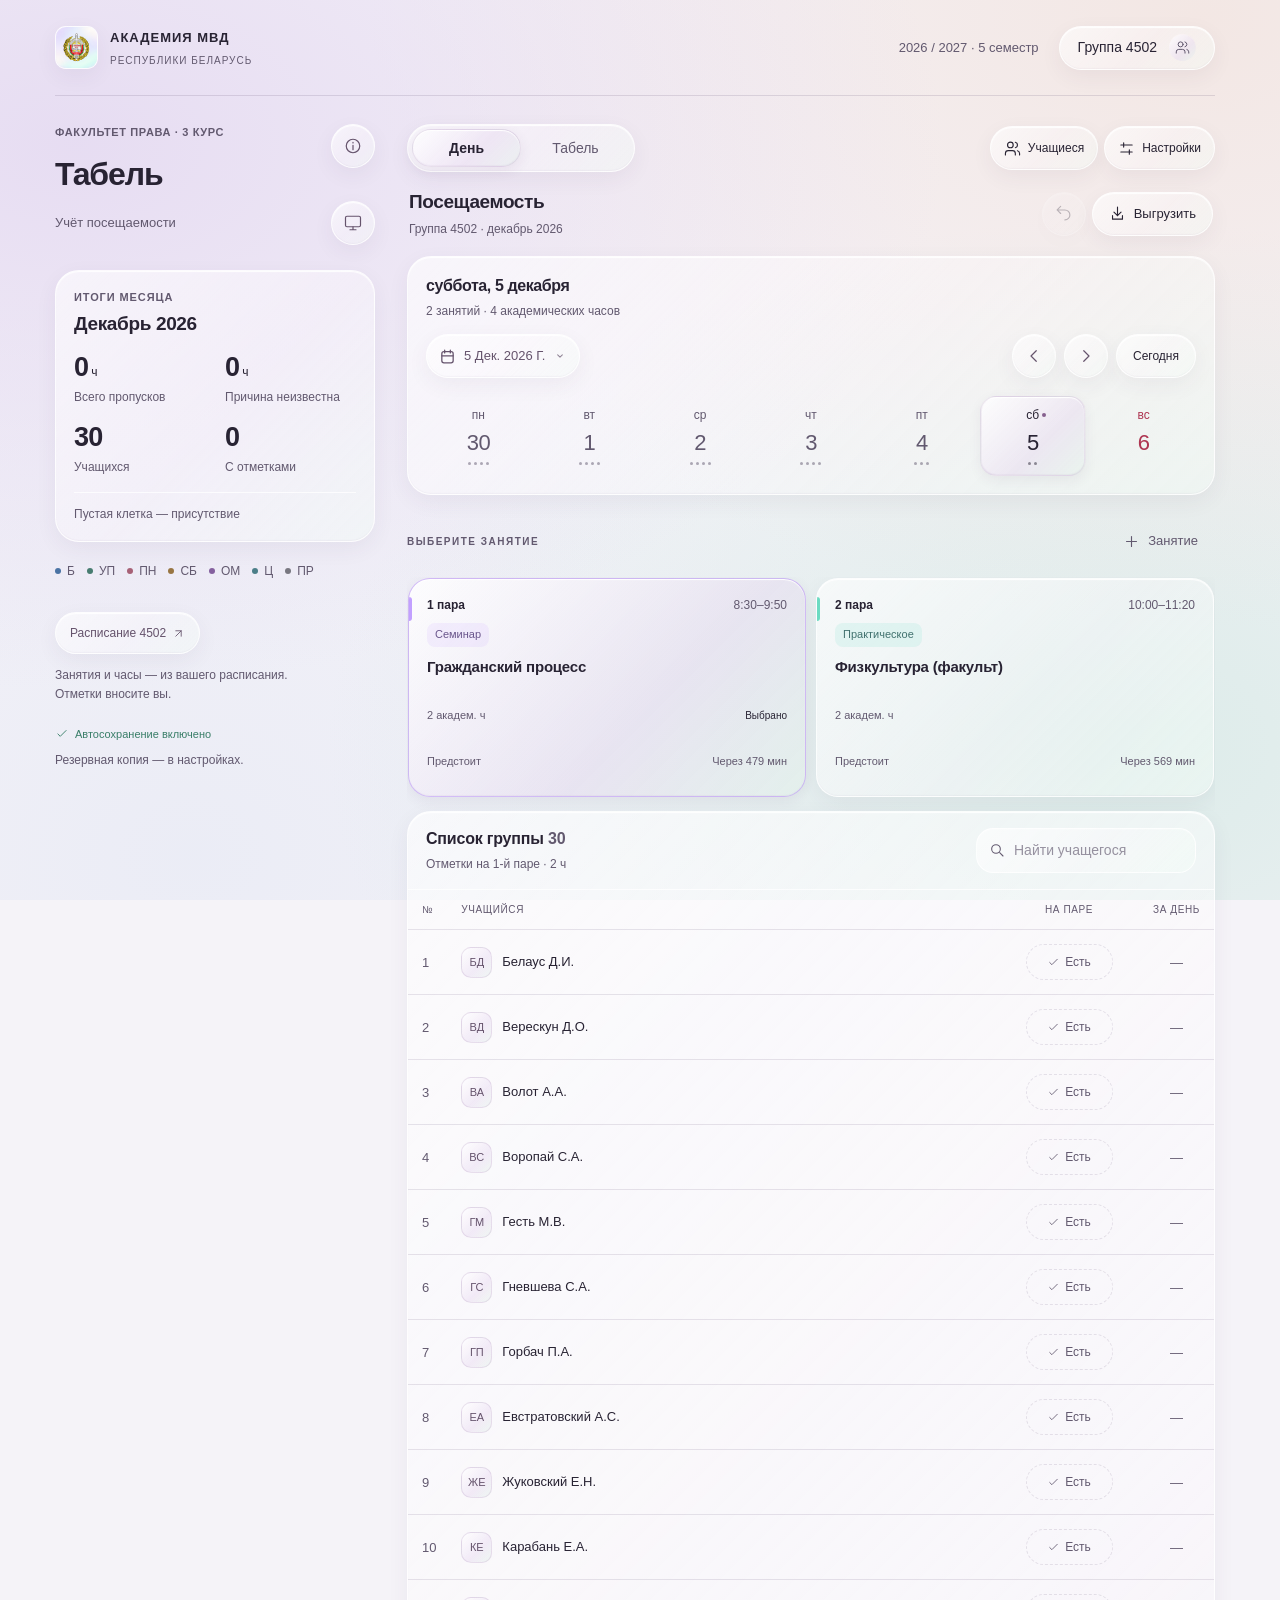
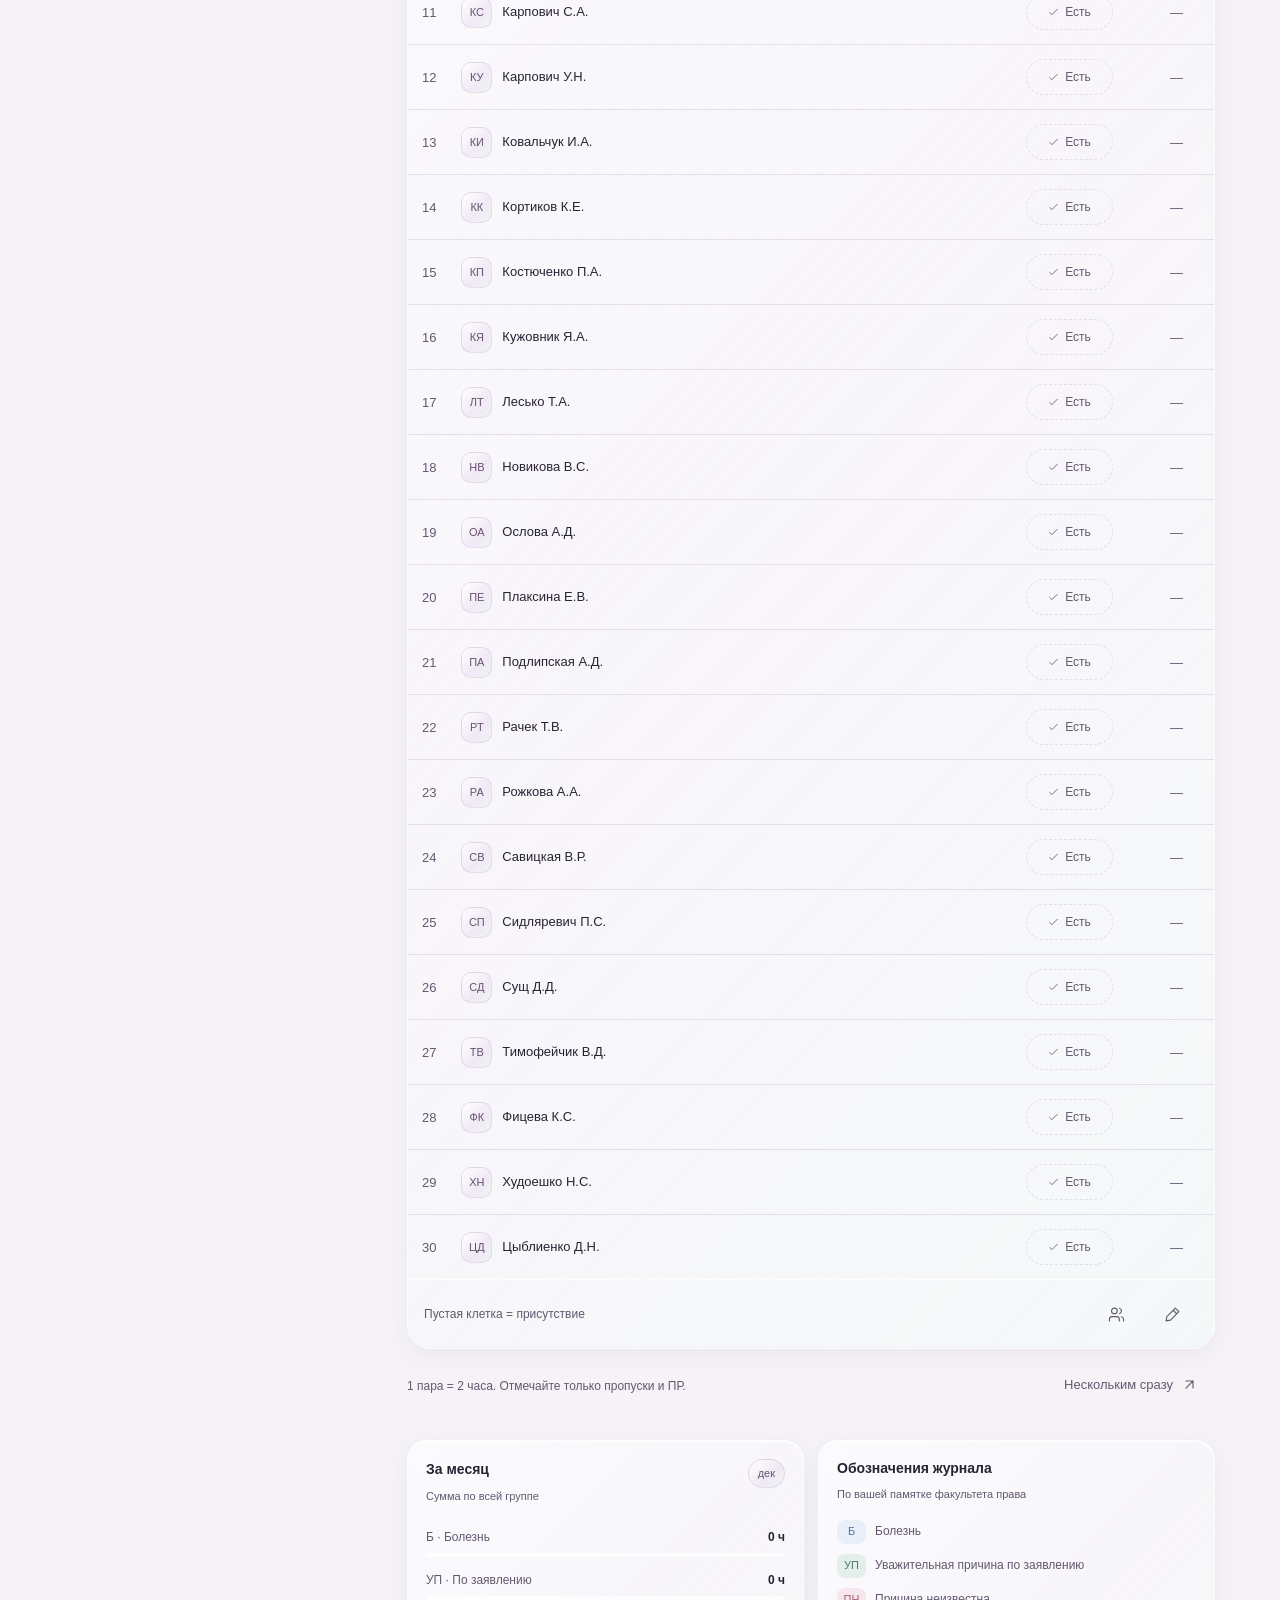
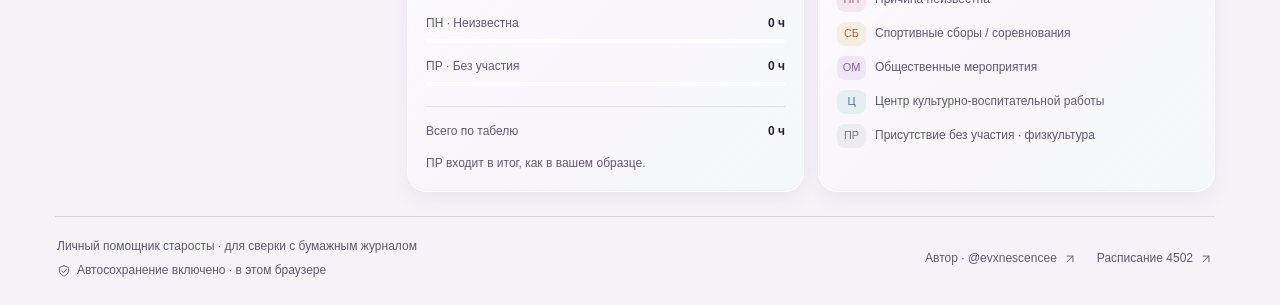
<file: index.html>
<!doctype html>
<html lang="ru">
<head>
  <meta charset="UTF-8"><meta name="viewport" content="width=device-width, initial-scale=1, viewport-fit=cover">
  <meta name="theme-color" content="#f5f3f8"><meta name="description" content="Личный табель старосты: учёт по парам, автоматические итоги и печать.">
  <title>Табель 4502 · Академия МВД</title>
  <link rel="icon" type="image/svg+xml" href="./icon.svg"><link rel="stylesheet" href="./style.css"><link rel="stylesheet" href="./glass.css?v=6">
  <script>try{let s=JSON.parse(localStorage.getItem('tabel-v1')||'null');let t=s?.theme||'system';document.documentElement.dataset.theme=t==='system'?(matchMedia('(prefers-color-scheme:dark)').matches?'dark':'light'):t;}catch{}</script>
</head>
<body><div class="ambient" aria-hidden="true"></div><div id="app"><div class="loading">Загружаем табель…</div></div>
<dialog id="modal"></dialog><div id="toast" class="toast" role="status" aria-live="polite"></div><input id="fileInput" type="file" accept=".json" hidden><input id="scheduleInput" type="file" accept=".json,.html" hidden>
<noscript><p style="padding:24px">Для работы табеля включите JavaScript в браузере.</p></noscript>
<script>
if(location.protocol==='file:'){
  document.querySelector('.loading').innerHTML='Табель нужно открыть по ссылке GitHub Pages.<br><br>Сначала загрузите файлы по инструкции: <a href="./INSTRUCTION.html">открыть инструкцию</a>.<br><br>Запуск двойным щелчком по index.html не поддерживается.';
}
</script>
<script type="module" src="./app.js?v=6"></script></body></html>
</file>
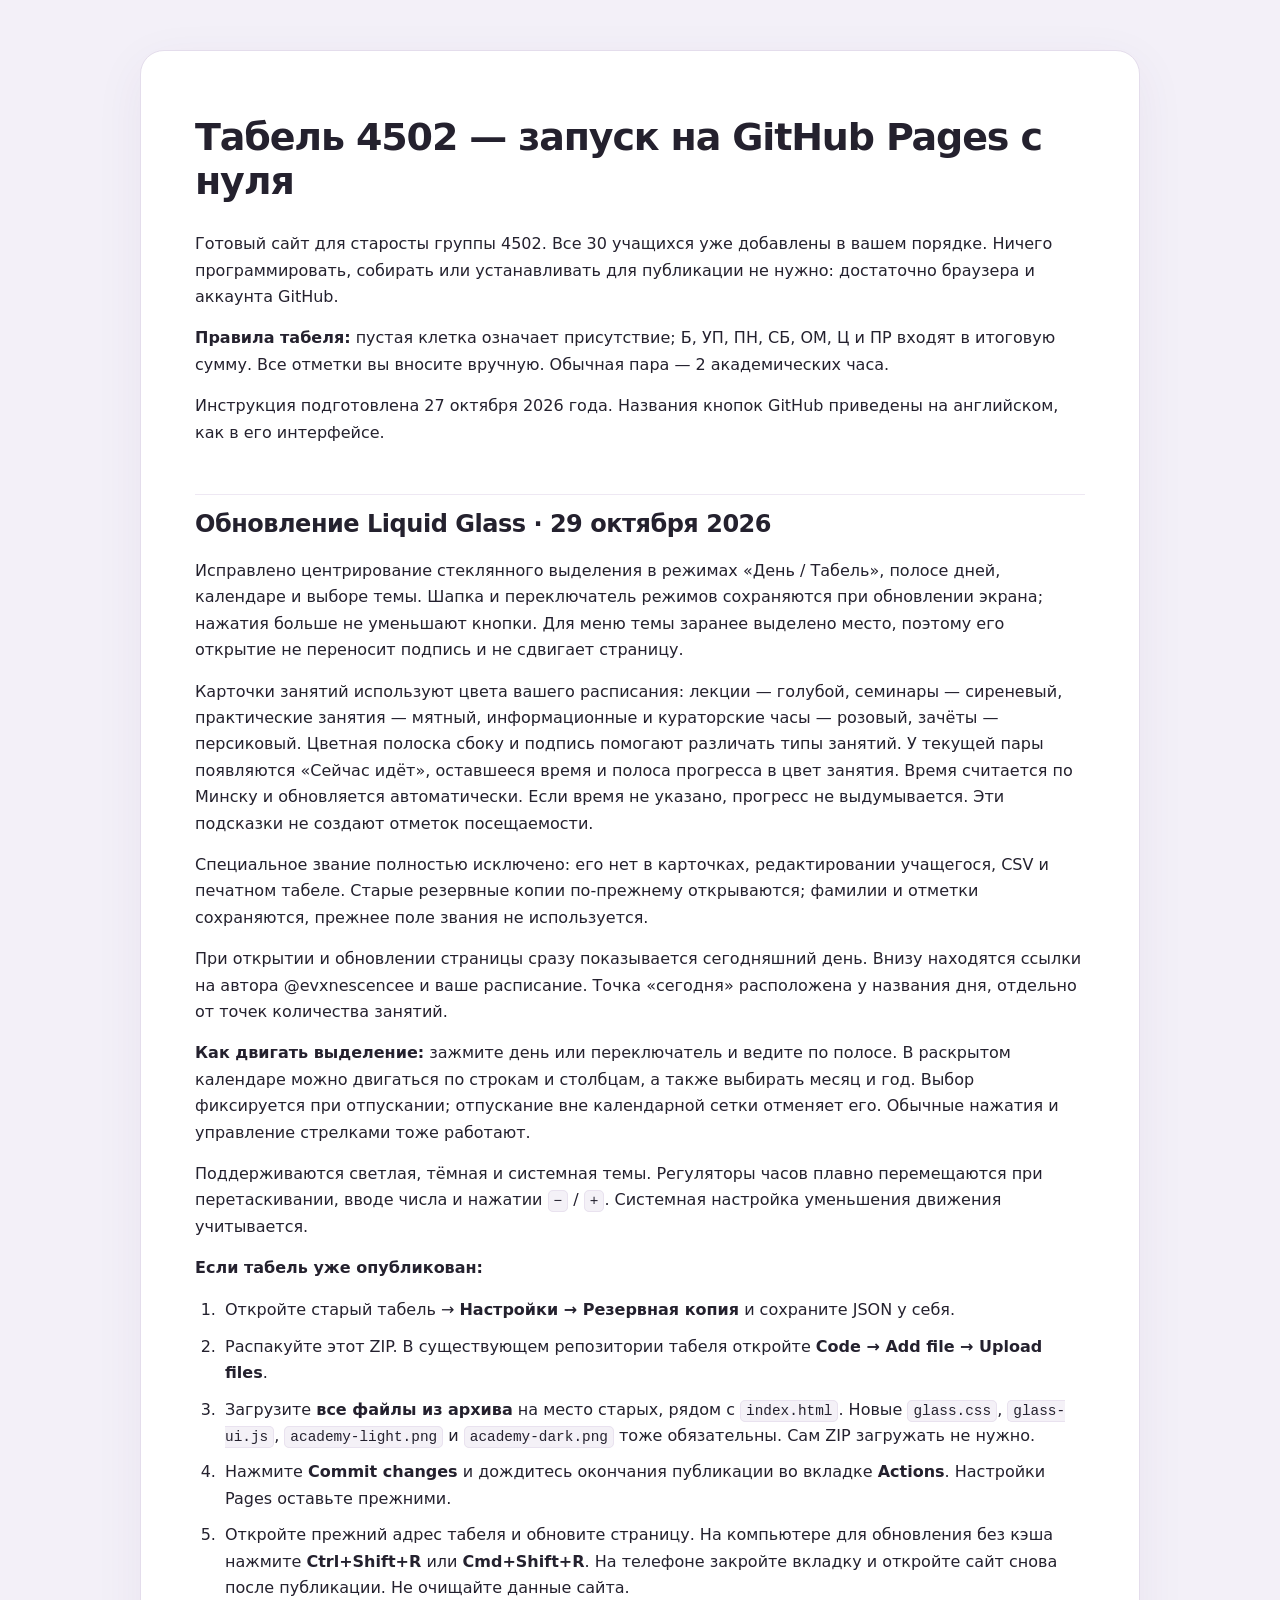
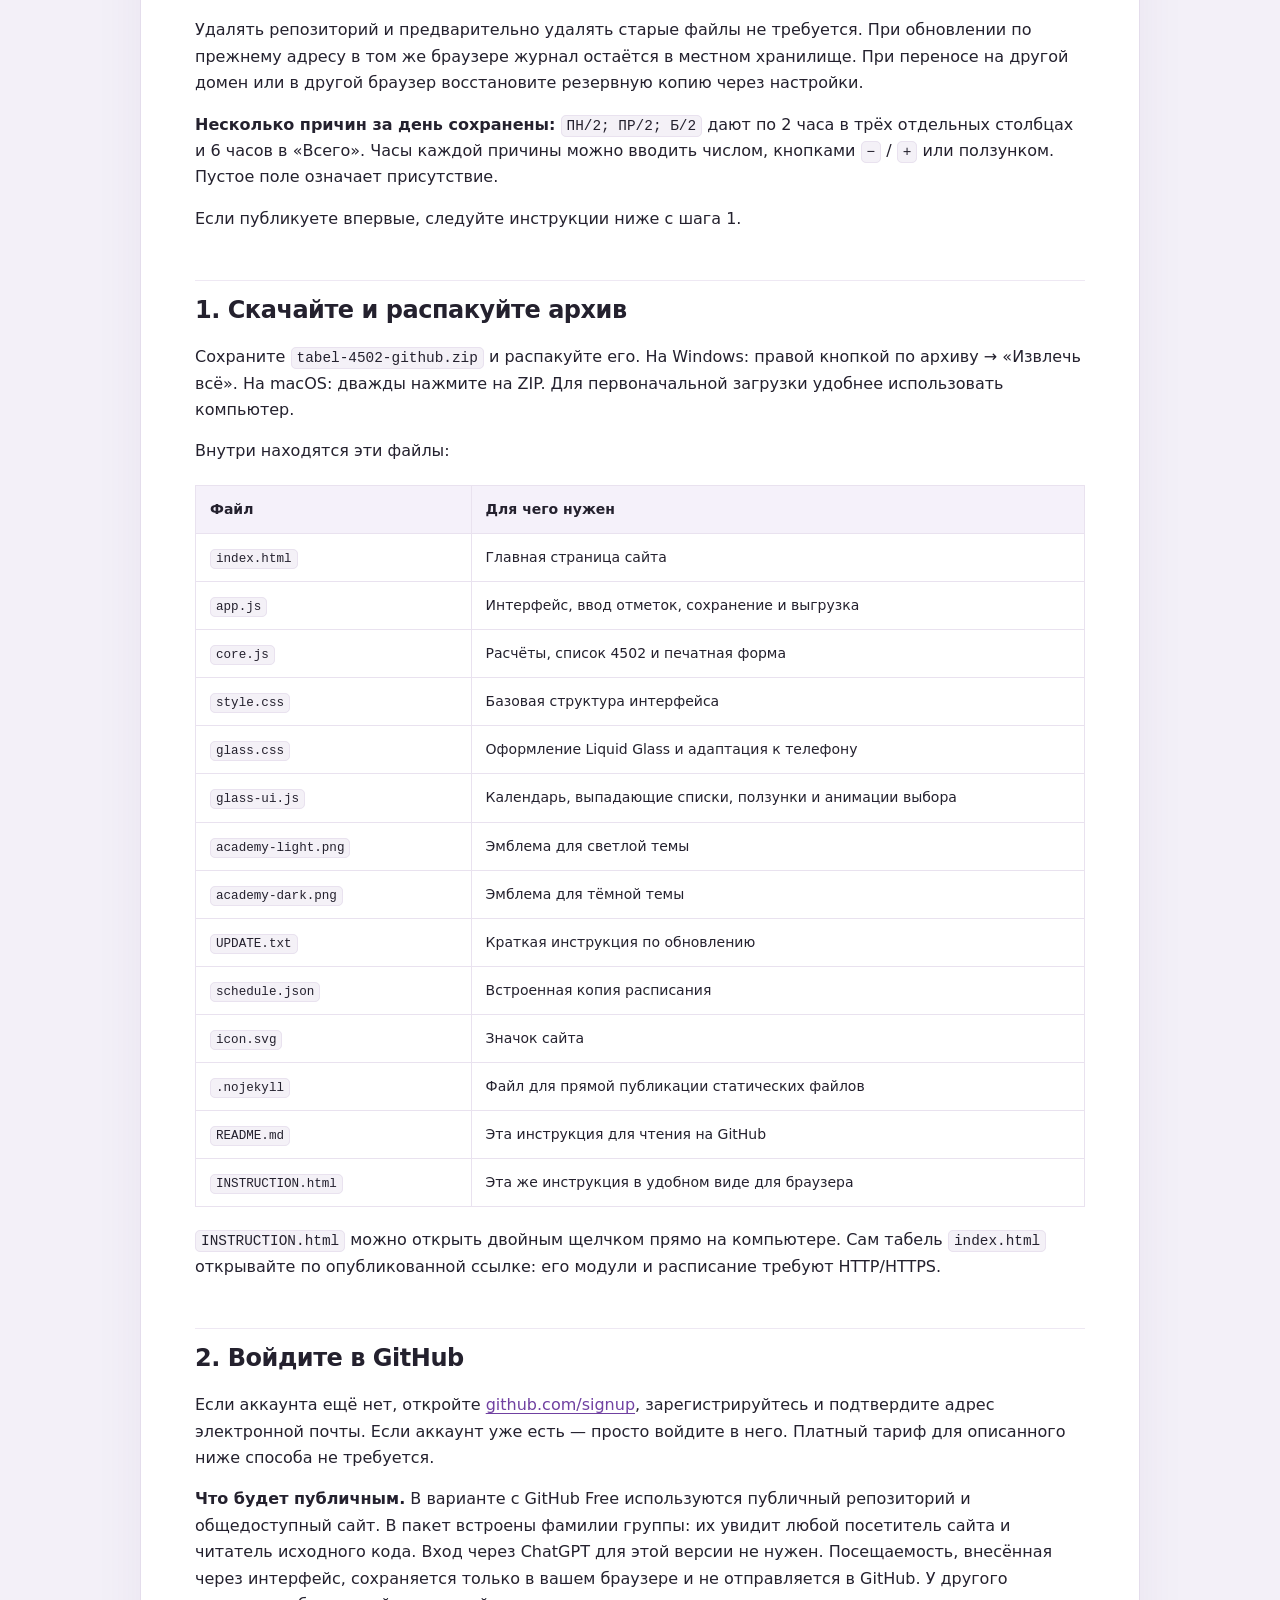
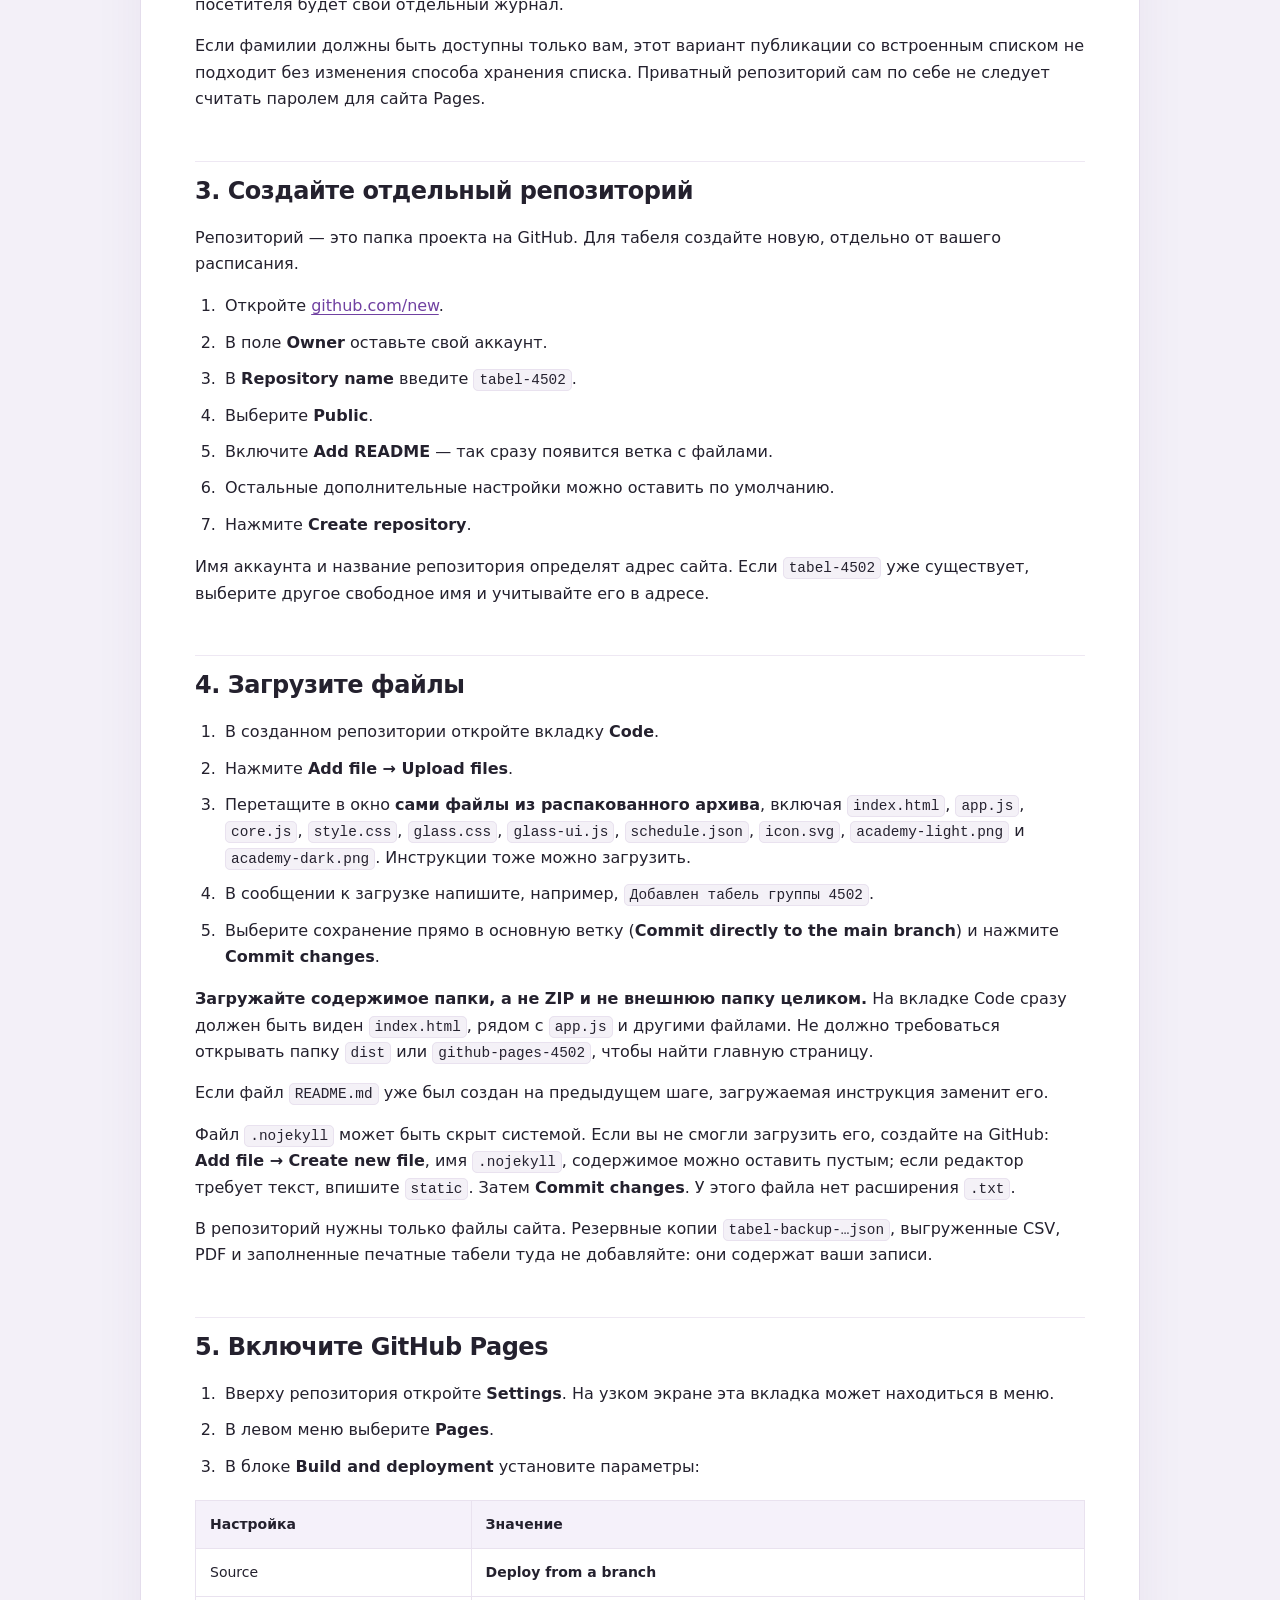
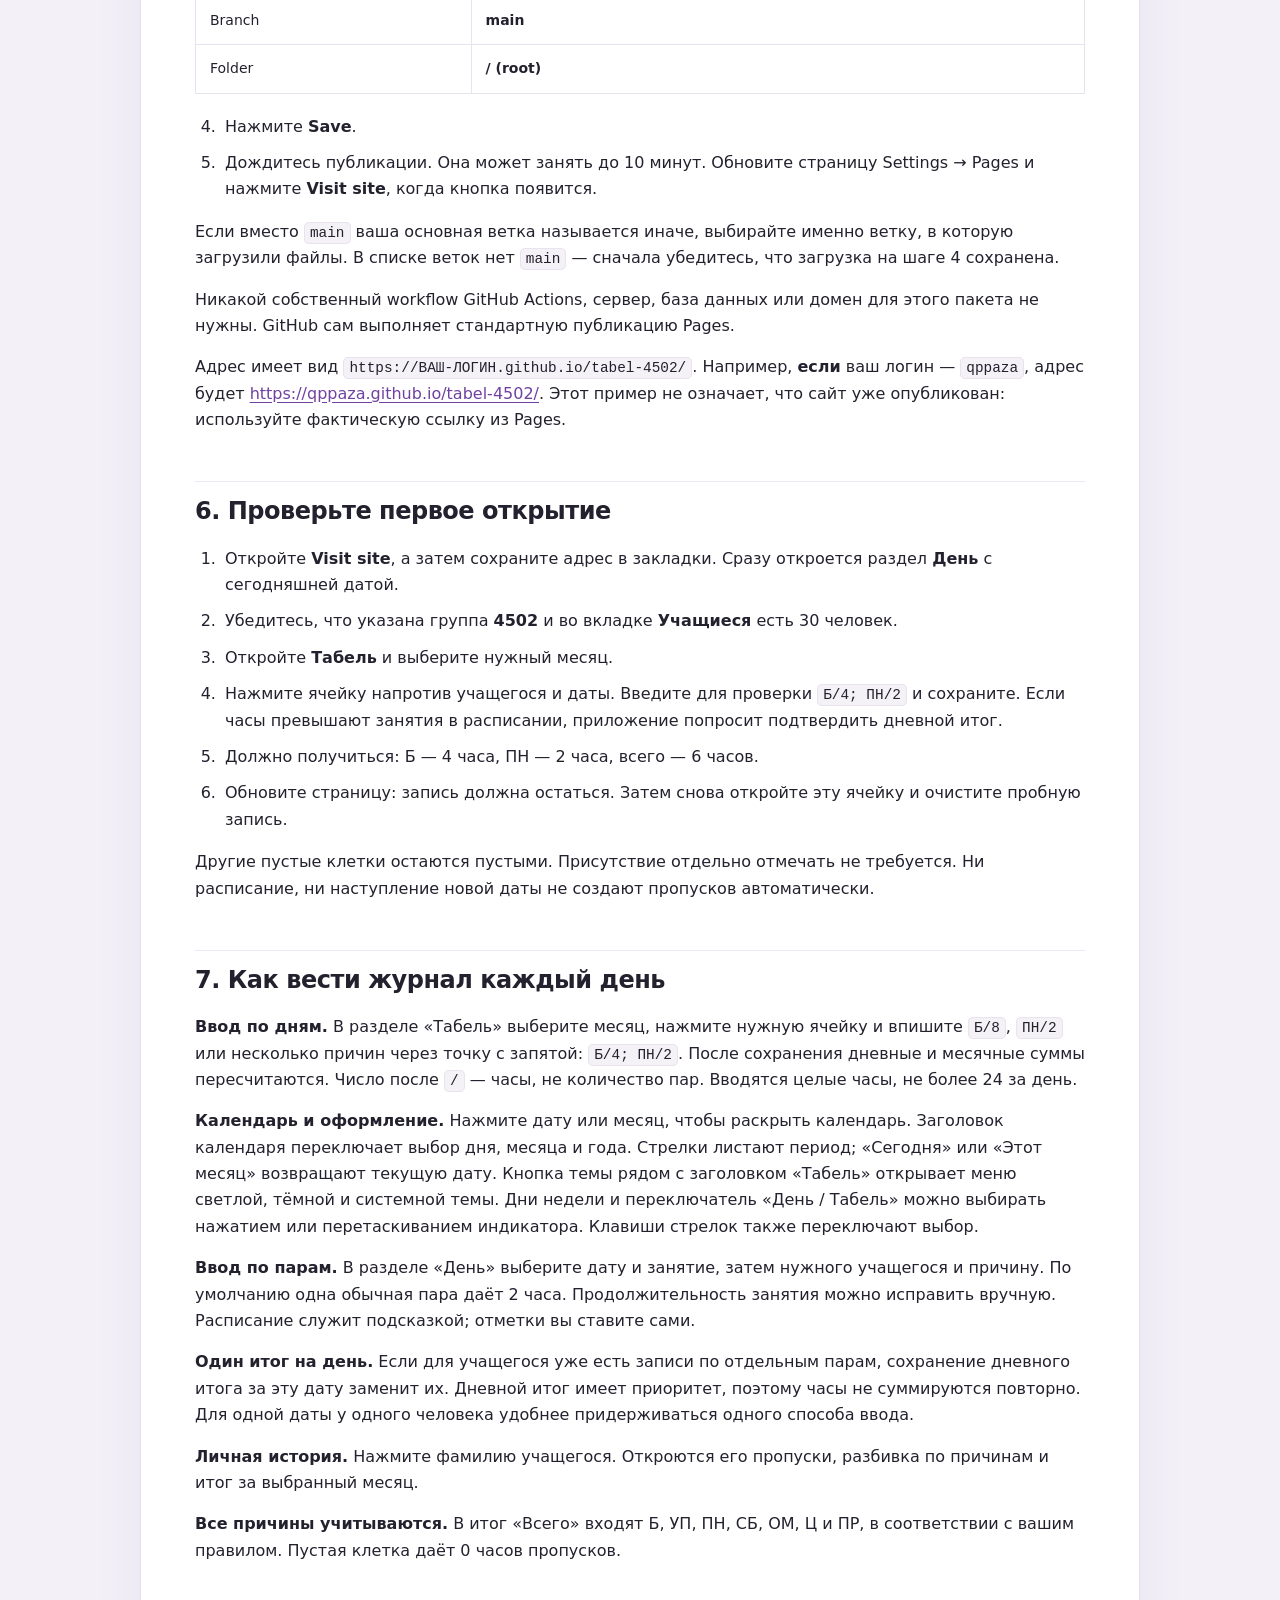
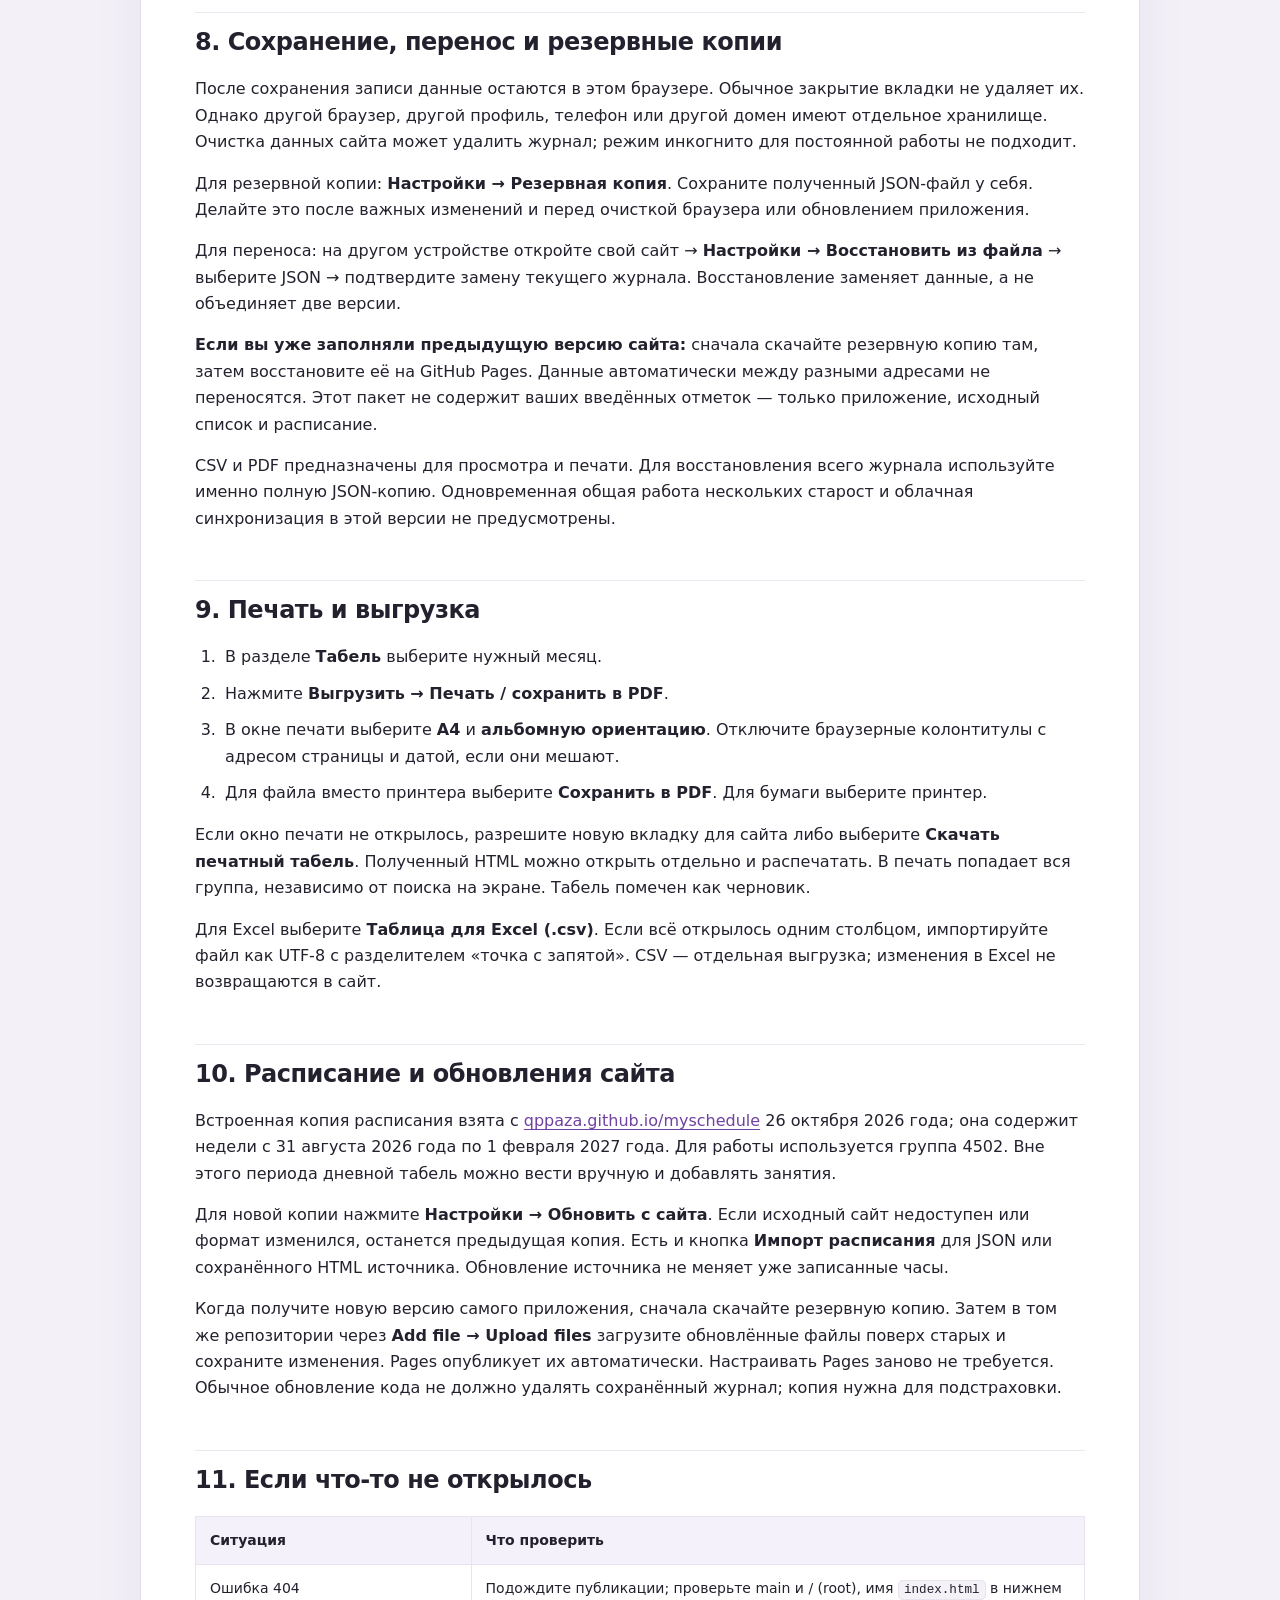
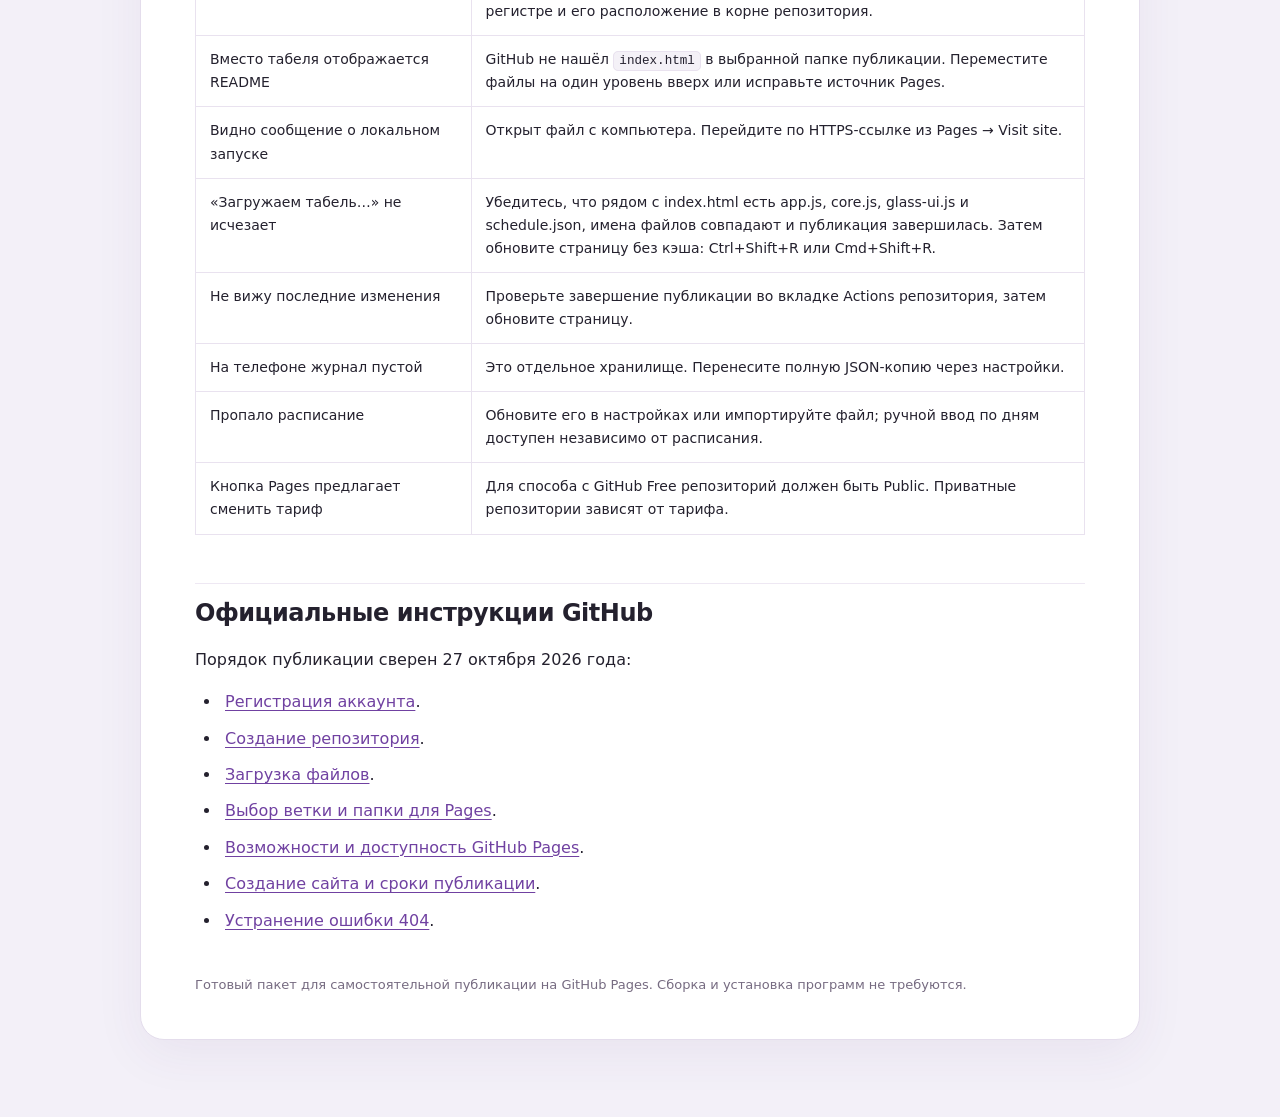
<file: INSTRUCTION.html>
<!doctype html><html lang="ru"><head><meta charset="utf-8"><meta name="viewport" content="width=device-width,initial-scale=1"><title>Табель 4502 — инструкция для GitHub Pages</title><style>*{box-sizing:border-box}html{scroll-behavior:smooth}body{margin:0;background:#f3f0f8;color:#24212e;font:16px/1.65 system-ui,-apple-system,BlinkMacSystemFont,"Segoe UI",sans-serif}main{max-width:1000px;margin:50px auto;padding:44px 54px;background:#fff;border:1px solid #e4ddec;border-radius:24px;box-shadow:0 14px 50px #4b2c7210}.badge{display:inline-block;color:#71459c;background:#f1e9fa;padding:5px 13px;border-radius:20px;font-size:13px;font-weight:700;letter-spacing:.03em}h1{font-size:38px;line-height:1.16;letter-spacing:-.03em;margin:20px 0 28px}h2{font-size:24px;line-height:1.3;letter-spacing:-.02em;margin:48px 0 18px;padding-top:14px;border-top:1px solid #eee8f3;scroll-margin-top:20px}p{margin:15px 0}a{color:#7041a1;text-underline-offset:3px}strong{font-weight:650}code{font:0.9em ui-monospace,SFMono-Regular,Consolas,monospace;background:#f4f1f7;border:1px solid #e9e2ef;border-radius:5px;padding:2px 5px;overflow-wrap:anywhere}li{padding-left:4px;margin:10px 0}ol,ul{padding-left:26px}.table-wrap{overflow-x:auto;margin:20px 0}table{width:100%;border-collapse:collapse;font-size:14px}th,td{text-align:left;vertical-align:top;padding:12px 14px;border:1px solid #e9e2ef}th{background:#f5f1fa;font-weight:650}th:first-child,td:first-child{width:31%}details{background:#f7f4fb;border:1px solid #e9e1f1;border-radius:13px;padding:14px 18px;margin:24px 0}summary{cursor:pointer;font-weight:650}nav{display:grid;grid-template-columns:1fr 1fr;gap:8px 20px;font-size:14px;margin:12px 0}footer{font-size:13px;color:#766b81;margin-top:40px}.print{float:right;padding:7px 14px;border-radius:9px;border:1px solid #dcd1e8;background:white;color:#634081;cursor:pointer}p,li,a{overflow-wrap:break-word}@media(max-width:650px){main{margin:12px;padding:26px 22px;border-radius:17px}h1{font-size:29px}h2{font-size:22px}body{font-size:15px}nav{grid-template-columns:1fr}.print{float:none;margin-bottom:16px;display:block}}@media print{body{background:white;font-size:10pt}main{border:0;box-shadow:none;margin:0;padding:0;max-width:none}h1{font-size:24pt}h2{font-size:16pt;break-after:avoid}.print,details{display:none}tr{break-inside:avoid}a{color:#222}table{font-size:9pt}@page{size:A4;margin:16mm}}</style></head><body><main><h1>Табель 4502 — запуск на GitHub Pages с нуля</h1><p>Готовый сайт для старосты группы 4502. Все 30 учащихся уже добавлены в вашем порядке. Ничего программировать, собирать или устанавливать для публикации не нужно: достаточно браузера и аккаунта GitHub.</p><p><strong>Правила табеля:</strong> пустая клетка означает присутствие; Б, УП, ПН, СБ, ОМ, Ц и ПР входят в итоговую сумму. Все отметки вы вносите вручную. Обычная пара — 2 академических часа.</p><p>Инструкция подготовлена 27 октября 2026 года. Названия кнопок GitHub приведены на английском, как в его интерфейсе.</p><h2>Обновление Liquid Glass · 29 октября 2026</h2><p>Исправлено центрирование стеклянного выделения в режимах «День / Табель», полосе дней, календаре и выборе темы. Шапка и переключатель режимов сохраняются при обновлении экрана; нажатия больше не уменьшают кнопки. Для меню темы заранее выделено место, поэтому его открытие не переносит подпись и не сдвигает страницу.</p><p>Карточки занятий используют цвета вашего расписания: лекции — голубой, семинары — сиреневый, практические занятия — мятный, информационные и кураторские часы — розовый, зачёты — персиковый. Цветная полоска сбоку и подпись помогают различать типы занятий. У текущей пары появляются «Сейчас идёт», оставшееся время и полоса прогресса в цвет занятия. Время считается по Минску и обновляется автоматически. Если время не указано, прогресс не выдумывается. Эти подсказки не создают отметок посещаемости.</p><p>Специальное звание полностью исключено: его нет в карточках, редактировании учащегося, CSV и печатном табеле. Старые резервные копии по-прежнему открываются; фамилии и отметки сохраняются, прежнее поле звания не используется.</p><p>При открытии и обновлении страницы сразу показывается сегодняшний день. Внизу находятся ссылки на автора @evxnescencee и ваше расписание. Точка «сегодня» расположена у названия дня, отдельно от точек количества занятий.</p><p><strong>Как двигать выделение:</strong> зажмите день или переключатель и ведите по полосе. В раскрытом календаре можно двигаться по строкам и столбцам, а также выбирать месяц и год. Выбор фиксируется при отпускании; отпускание вне календарной сетки отменяет его. Обычные нажатия и управление стрелками тоже работают.</p><p>Поддерживаются светлая, тёмная и системная темы. Регуляторы часов плавно перемещаются при перетаскивании, вводе числа и нажатии <code>−</code> / <code>+</code>. Системная настройка уменьшения движения учитывается.</p><p><strong>Если табель уже опубликован:</strong></p><ol start="1"><li>Откройте старый табель → <strong>Настройки → Резервная копия</strong> и сохраните JSON у себя.</li><li>Распакуйте этот ZIP. В существующем репозитории табеля откройте <strong>Code → Add file → Upload files</strong>.</li><li>Загрузите <strong>все файлы из архива</strong> на место старых, рядом с <code>index.html</code>. Новые <code>glass.css</code>, <code>glass-ui.js</code>, <code>academy-light.png</code> и <code>academy-dark.png</code> тоже обязательны. Сам ZIP загружать не нужно.</li><li>Нажмите <strong>Commit changes</strong> и дождитесь окончания публикации во вкладке <strong>Actions</strong>. Настройки Pages оставьте прежними.</li><li>Откройте прежний адрес табеля и обновите страницу. На компьютере для обновления без кэша нажмите <strong>Ctrl+Shift+R</strong> или <strong>Cmd+Shift+R</strong>. На телефоне закройте вкладку и откройте сайт снова после публикации. Не очищайте данные сайта.</li></ol><p>Удалять репозиторий и предварительно удалять старые файлы не требуется. При обновлении по прежнему адресу в том же браузере журнал остаётся в местном хранилище. При переносе на другой домен или в другой браузер восстановите резервную копию через настройки.</p><p><strong>Несколько причин за день сохранены:</strong> <code>ПН/2; ПР/2; Б/2</code> дают по 2 часа в трёх отдельных столбцах и 6 часов в «Всего». Часы каждой причины можно вводить числом, кнопками <code>−</code> / <code>+</code> или ползунком. Пустое поле означает присутствие.</p><p>Если публикуете впервые, следуйте инструкции ниже с шага 1.</p><h2 id="step-1">1. Скачайте и распакуйте архив</h2><p>Сохраните <code>tabel-4502-github.zip</code> и распакуйте его. На Windows: правой кнопкой по архиву → «Извлечь всё». На macOS: дважды нажмите на ZIP. Для первоначальной загрузки удобнее использовать компьютер.</p><p>Внутри находятся эти файлы:</p><div class="table-wrap"><table><thead><tr><th>Файл</th><th>Для чего нужен</th></tr></thead><tbody><tr><td><code>index.html</code></td><td>Главная страница сайта</td></tr><tr><td><code>app.js</code></td><td>Интерфейс, ввод отметок, сохранение и выгрузка</td></tr><tr><td><code>core.js</code></td><td>Расчёты, список 4502 и печатная форма</td></tr><tr><td><code>style.css</code></td><td>Базовая структура интерфейса</td></tr><tr><td><code>glass.css</code></td><td>Оформление Liquid Glass и адаптация к телефону</td></tr><tr><td><code>glass-ui.js</code></td><td>Календарь, выпадающие списки, ползунки и анимации выбора</td></tr><tr><td><code>academy-light.png</code></td><td>Эмблема для светлой темы</td></tr><tr><td><code>academy-dark.png</code></td><td>Эмблема для тёмной темы</td></tr><tr><td><code>UPDATE.txt</code></td><td>Краткая инструкция по обновлению</td></tr><tr><td><code>schedule.json</code></td><td>Встроенная копия расписания</td></tr><tr><td><code>icon.svg</code></td><td>Значок сайта</td></tr><tr><td><code>.nojekyll</code></td><td>Файл для прямой публикации статических файлов</td></tr><tr><td><code>README.md</code></td><td>Эта инструкция для чтения на GitHub</td></tr><tr><td><code>INSTRUCTION.html</code></td><td>Эта же инструкция в удобном виде для браузера</td></tr></tbody></table></div><p><code>INSTRUCTION.html</code> можно открыть двойным щелчком прямо на компьютере. Сам табель <code>index.html</code> открывайте по опубликованной ссылке: его модули и расписание требуют HTTP/HTTPS.</p><h2 id="step-2">2. Войдите в GitHub</h2><p>Если аккаунта ещё нет, откройте <a href="https://github.com/signup">github.com/signup</a>, зарегистрируйтесь и подтвердите адрес электронной почты. Если аккаунт уже есть — просто войдите в него. Платный тариф для описанного ниже способа не требуется.</p><p><strong>Что будет публичным.</strong> В варианте с GitHub Free используются публичный репозиторий и общедоступный сайт. В пакет встроены фамилии группы: их увидит любой посетитель сайта и читатель исходного кода. Вход через ChatGPT для этой версии не нужен. Посещаемость, внесённая через интерфейс, сохраняется только в вашем браузере и не отправляется в GitHub. У другого посетителя будет свой отдельный журнал.</p><p>Если фамилии должны быть доступны только вам, этот вариант публикации со встроенным списком не подходит без изменения способа хранения списка. Приватный репозиторий сам по себе не следует считать паролем для сайта Pages.</p><h2 id="step-3">3. Создайте отдельный репозиторий</h2><p>Репозиторий — это папка проекта на GitHub. Для табеля создайте новую, отдельно от вашего расписания.</p><ol start="1"><li>Откройте <a href="https://github.com/new">github.com/new</a>.</li><li>В поле <strong>Owner</strong> оставьте свой аккаунт.</li><li>В <strong>Repository name</strong> введите <code>tabel-4502</code>.</li><li>Выберите <strong>Public</strong>.</li><li>Включите <strong>Add README</strong> — так сразу появится ветка с файлами.</li><li>Остальные дополнительные настройки можно оставить по умолчанию.</li><li>Нажмите <strong>Create repository</strong>.</li></ol><p>Имя аккаунта и название репозитория определят адрес сайта. Если <code>tabel-4502</code> уже существует, выберите другое свободное имя и учитывайте его в адресе.</p><h2 id="step-4">4. Загрузите файлы</h2><ol start="1"><li>В созданном репозитории откройте вкладку <strong>Code</strong>.</li><li>Нажмите <strong>Add file → Upload files</strong>.</li><li>Перетащите в окно <strong>сами файлы из распакованного архива</strong>, включая <code>index.html</code>, <code>app.js</code>, <code>core.js</code>, <code>style.css</code>, <code>glass.css</code>, <code>glass-ui.js</code>, <code>schedule.json</code>, <code>icon.svg</code>, <code>academy-light.png</code> и <code>academy-dark.png</code>. Инструкции тоже можно загрузить.</li><li>В сообщении к загрузке напишите, например, <code>Добавлен табель группы 4502</code>.</li><li>Выберите сохранение прямо в основную ветку (<strong>Commit directly to the main branch</strong>) и нажмите <strong>Commit changes</strong>.</li></ol><p><strong>Загружайте содержимое папки, а не ZIP и не внешнюю папку целиком.</strong> На вкладке Code сразу должен быть виден <code>index.html</code>, рядом с <code>app.js</code> и другими файлами. Не должно требоваться открывать папку <code>dist</code> или <code>github-pages-4502</code>, чтобы найти главную страницу.</p><p>Если файл <code>README.md</code> уже был создан на предыдущем шаге, загружаемая инструкция заменит его.</p><p>Файл <code>.nojekyll</code> может быть скрыт системой. Если вы не смогли загрузить его, создайте на GitHub: <strong>Add file → Create new file</strong>, имя <code>.nojekyll</code>, содержимое можно оставить пустым; если редактор требует текст, впишите <code>static</code>. Затем <strong>Commit changes</strong>. У этого файла нет расширения <code>.txt</code>.</p><p>В репозиторий нужны только файлы сайта. Резервные копии <code>tabel-backup-…json</code>, выгруженные CSV, PDF и заполненные печатные табели туда не добавляйте: они содержат ваши записи.</p><h2 id="step-5">5. Включите GitHub Pages</h2><ol start="1"><li>Вверху репозитория откройте <strong>Settings</strong>. На узком экране эта вкладка может находиться в меню.</li><li>В левом меню выберите <strong>Pages</strong>.</li><li>В блоке <strong>Build and deployment</strong> установите параметры:</li></ol><div class="table-wrap"><table><thead><tr><th>Настройка</th><th>Значение</th></tr></thead><tbody><tr><td>Source</td><td><strong>Deploy from a branch</strong></td></tr><tr><td>Branch</td><td><strong>main</strong></td></tr><tr><td>Folder</td><td><strong>/ (root)</strong></td></tr></tbody></table></div><ol start="4"><li>Нажмите <strong>Save</strong>.</li><li>Дождитесь публикации. Она может занять до 10 минут. Обновите страницу Settings → Pages и нажмите <strong>Visit site</strong>, когда кнопка появится.</li></ol><p>Если вместо <code>main</code> ваша основная ветка называется иначе, выбирайте именно ветку, в которую загрузили файлы. В списке веток нет <code>main</code> — сначала убедитесь, что загрузка на шаге 4 сохранена.</p><p>Никакой собственный workflow GitHub Actions, сервер, база данных или домен для этого пакета не нужны. GitHub сам выполняет стандартную публикацию Pages.</p><p>Адрес имеет вид <code>https://ВАШ-ЛОГИН.github.io/tabel-4502/</code>. Например, <strong>если</strong> ваш логин — <code>qppaza</code>, адрес будет <a href="https://qppaza.github.io/tabel-4502/">https://qppaza.github.io/tabel-4502/</a>. Этот пример не означает, что сайт уже опубликован: используйте фактическую ссылку из Pages.</p><h2 id="step-6">6. Проверьте первое открытие</h2><ol start="1"><li>Откройте <strong>Visit site</strong>, а затем сохраните адрес в закладки. Сразу откроется раздел <strong>День</strong> с сегодняшней датой.</li><li>Убедитесь, что указана группа <strong>4502</strong> и во вкладке <strong>Учащиеся</strong> есть 30 человек.</li><li>Откройте <strong>Табель</strong> и выберите нужный месяц.</li><li>Нажмите ячейку напротив учащегося и даты. Введите для проверки <code>Б/4; ПН/2</code> и сохраните. Если часы превышают занятия в расписании, приложение попросит подтвердить дневной итог.</li><li>Должно получиться: Б — 4 часа, ПН — 2 часа, всего — 6 часов.</li><li>Обновите страницу: запись должна остаться. Затем снова откройте эту ячейку и очистите пробную запись.</li></ol><p>Другие пустые клетки остаются пустыми. Присутствие отдельно отмечать не требуется. Ни расписание, ни наступление новой даты не создают пропусков автоматически.</p><h2 id="step-7">7. Как вести журнал каждый день</h2><p><strong>Ввод по дням.</strong> В разделе «Табель» выберите месяц, нажмите нужную ячейку и впишите <code>Б/8</code>, <code>ПН/2</code> или несколько причин через точку с запятой: <code>Б/4; ПН/2</code>. После сохранения дневные и месячные суммы пересчитаются. Число после <code>/</code> — часы, не количество пар. Вводятся целые часы, не более 24 за день.</p><p><strong>Календарь и оформление.</strong> Нажмите дату или месяц, чтобы раскрыть календарь. Заголовок календаря переключает выбор дня, месяца и года. Стрелки листают период; «Сегодня» или «Этот месяц» возвращают текущую дату. Кнопка темы рядом с заголовком «Табель» открывает меню светлой, тёмной и системной темы. Дни недели и переключатель «День / Табель» можно выбирать нажатием или перетаскиванием индикатора. Клавиши стрелок также переключают выбор.</p><p><strong>Ввод по парам.</strong> В разделе «День» выберите дату и занятие, затем нужного учащегося и причину. По умолчанию одна обычная пара даёт 2 часа. Продолжительность занятия можно исправить вручную. Расписание служит подсказкой; отметки вы ставите сами.</p><p><strong>Один итог на день.</strong> Если для учащегося уже есть записи по отдельным парам, сохранение дневного итога за эту дату заменит их. Дневной итог имеет приоритет, поэтому часы не суммируются повторно. Для одной даты у одного человека удобнее придерживаться одного способа ввода.</p><p><strong>Личная история.</strong> Нажмите фамилию учащегося. Откроются его пропуски, разбивка по причинам и итог за выбранный месяц.</p><p><strong>Все причины учитываются.</strong> В итог «Всего» входят Б, УП, ПН, СБ, ОМ, Ц и ПР, в соответствии с вашим правилом. Пустая клетка даёт 0 часов пропусков.</p><h2 id="step-8">8. Сохранение, перенос и резервные копии</h2><p>После сохранения записи данные остаются в этом браузере. Обычное закрытие вкладки не удаляет их. Однако другой браузер, другой профиль, телефон или другой домен имеют отдельное хранилище. Очистка данных сайта может удалить журнал; режим инкогнито для постоянной работы не подходит.</p><p>Для резервной копии: <strong>Настройки → Резервная копия</strong>. Сохраните полученный JSON-файл у себя. Делайте это после важных изменений и перед очисткой браузера или обновлением приложения.</p><p>Для переноса: на другом устройстве откройте свой сайт → <strong>Настройки → Восстановить из файла</strong> → выберите JSON → подтвердите замену текущего журнала. Восстановление заменяет данные, а не объединяет две версии.</p><p><strong>Если вы уже заполняли предыдущую версию сайта:</strong> сначала скачайте резервную копию там, затем восстановите её на GitHub Pages. Данные автоматически между разными адресами не переносятся. Этот пакет не содержит ваших введённых отметок — только приложение, исходный список и расписание.</p><p>CSV и PDF предназначены для просмотра и печати. Для восстановления всего журнала используйте именно полную JSON-копию. Одновременная общая работа нескольких старост и облачная синхронизация в этой версии не предусмотрены.</p><h2 id="step-9">9. Печать и выгрузка</h2><ol start="1"><li>В разделе <strong>Табель</strong> выберите нужный месяц.</li><li>Нажмите <strong>Выгрузить → Печать / сохранить в PDF</strong>.</li><li>В окне печати выберите <strong>А4</strong> и <strong>альбомную ориентацию</strong>. Отключите браузерные колонтитулы с адресом страницы и датой, если они мешают.</li><li>Для файла вместо принтера выберите <strong>Сохранить в PDF</strong>. Для бумаги выберите принтер.</li></ol><p>Если окно печати не открылось, разрешите новую вкладку для сайта либо выберите <strong>Скачать печатный табель</strong>. Полученный HTML можно открыть отдельно и распечатать. В печать попадает вся группа, независимо от поиска на экране. Табель помечен как черновик.</p><p>Для Excel выберите <strong>Таблица для Excel (.csv)</strong>. Если всё открылось одним столбцом, импортируйте файл как UTF-8 с разделителем «точка с запятой». CSV — отдельная выгрузка; изменения в Excel не возвращаются в сайт.</p><h2 id="step-10">10. Расписание и обновления сайта</h2><p>Встроенная копия расписания взята с <a href="https://qppaza.github.io/myschedule/">qppaza.github.io/myschedule</a> 26 октября 2026 года; она содержит недели с 31 августа 2026 года по 1 февраля 2027 года. Для работы используется группа 4502. Вне этого периода дневной табель можно вести вручную и добавлять занятия.</p><p>Для новой копии нажмите <strong>Настройки → Обновить с сайта</strong>. Если исходный сайт недоступен или формат изменился, останется предыдущая копия. Есть и кнопка <strong>Импорт расписания</strong> для JSON или сохранённого HTML источника. Обновление источника не меняет уже записанные часы.</p><p>Когда получите новую версию самого приложения, сначала скачайте резервную копию. Затем в том же репозитории через <strong>Add file → Upload files</strong> загрузите обновлённые файлы поверх старых и сохраните изменения. Pages опубликует их автоматически. Настраивать Pages заново не требуется. Обычное обновление кода не должно удалять сохранённый журнал; копия нужна для подстраховки.</p><h2 id="step-11">11. Если что-то не открылось</h2><div class="table-wrap"><table><thead><tr><th>Ситуация</th><th>Что проверить</th></tr></thead><tbody><tr><td>Ошибка 404</td><td>Подождите публикации; проверьте main и / (root), имя <code>index.html</code> в нижнем регистре и его расположение в корне репозитория.</td></tr><tr><td>Вместо табеля отображается README</td><td>GitHub не нашёл <code>index.html</code> в выбранной папке публикации. Переместите файлы на один уровень вверх или исправьте источник Pages.</td></tr><tr><td>Видно сообщение о локальном запуске</td><td>Открыт файл с компьютера. Перейдите по HTTPS-ссылке из Pages → Visit site.</td></tr><tr><td>«Загружаем табель…» не исчезает</td><td>Убедитесь, что рядом с index.html есть app.js, core.js, glass-ui.js и schedule.json, имена файлов совпадают и публикация завершилась. Затем обновите страницу без кэша: Ctrl+Shift+R или Cmd+Shift+R.</td></tr><tr><td>Не вижу последние изменения</td><td>Проверьте завершение публикации во вкладке Actions репозитория, затем обновите страницу.</td></tr><tr><td>На телефоне журнал пустой</td><td>Это отдельное хранилище. Перенесите полную JSON-копию через настройки.</td></tr><tr><td>Пропало расписание</td><td>Обновите его в настройках или импортируйте файл; ручной ввод по дням доступен независимо от расписания.</td></tr><tr><td>Кнопка Pages предлагает сменить тариф</td><td>Для способа с GitHub Free репозиторий должен быть Public. Приватные репозитории зависят от тарифа.</td></tr></tbody></table></div><h2>Официальные инструкции GitHub</h2><p>Порядок публикации сверен 27 октября 2026 года:</p><ul><li><a href="https://docs.github.com/en/account-and-profile/how-tos/account-management/creating-an-account-on-github">Регистрация аккаунта</a>.</li><li><a href="https://docs.github.com/en/repositories/creating-and-managing-repositories/creating-a-new-repository">Создание репозитория</a>.</li><li><a href="https://docs.github.com/en/repositories/working-with-files/managing-files/adding-a-file-to-a-repository">Загрузка файлов</a>.</li><li><a href="https://docs.github.com/en/pages/getting-started-with-github-pages/configuring-a-publishing-source-for-your-github-pages-site">Выбор ветки и папки для Pages</a>.</li><li><a href="https://docs.github.com/en/pages/getting-started-with-github-pages/what-is-github-pages">Возможности и доступность GitHub Pages</a>.</li><li><a href="https://docs.github.com/en/pages/getting-started-with-github-pages/creating-a-github-pages-site">Создание сайта и сроки публикации</a>.</li><li><a href="https://docs.github.com/en/pages/getting-started-with-github-pages/troubleshooting-404-errors-for-github-pages-sites">Устранение ошибки 404</a>.</li></ul><footer>Готовый пакет для самостоятельной публикации на GitHub Pages. Сборка и установка программ не требуются.</footer></main></body></html>
</file>
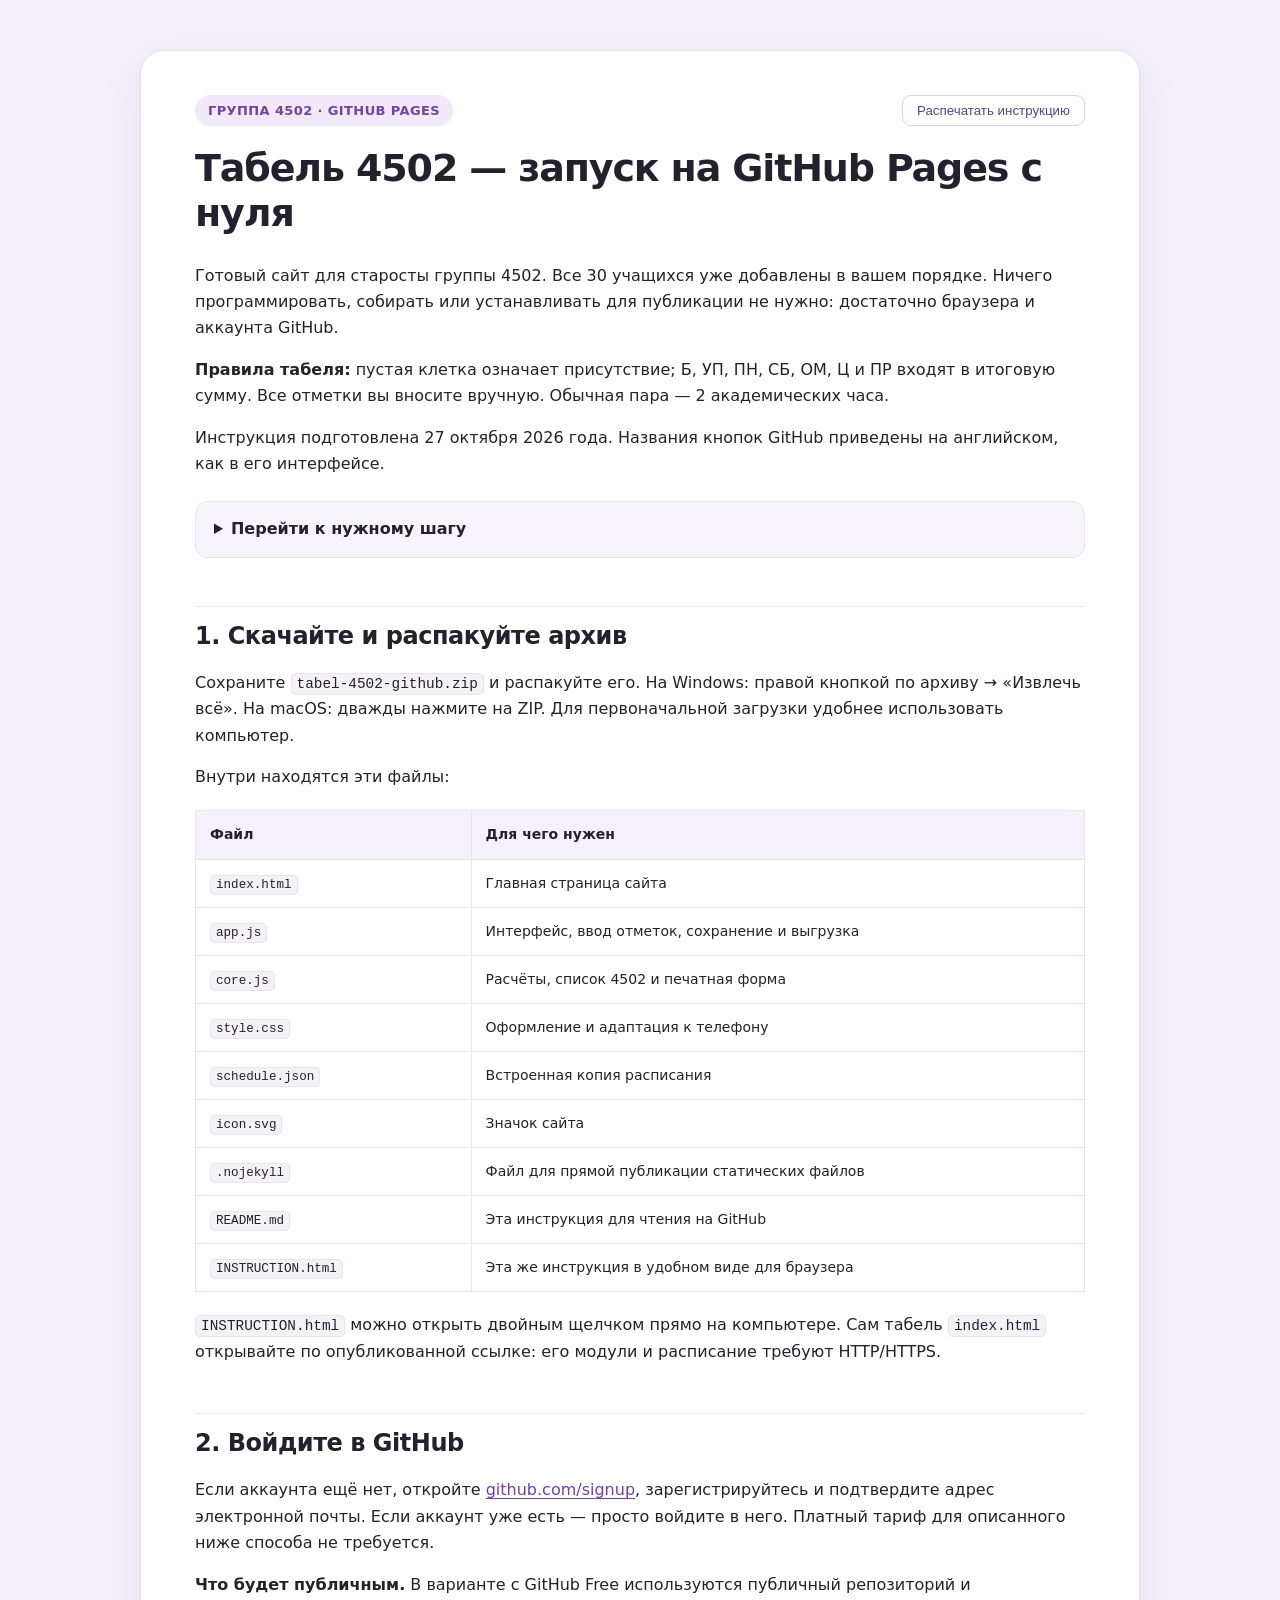
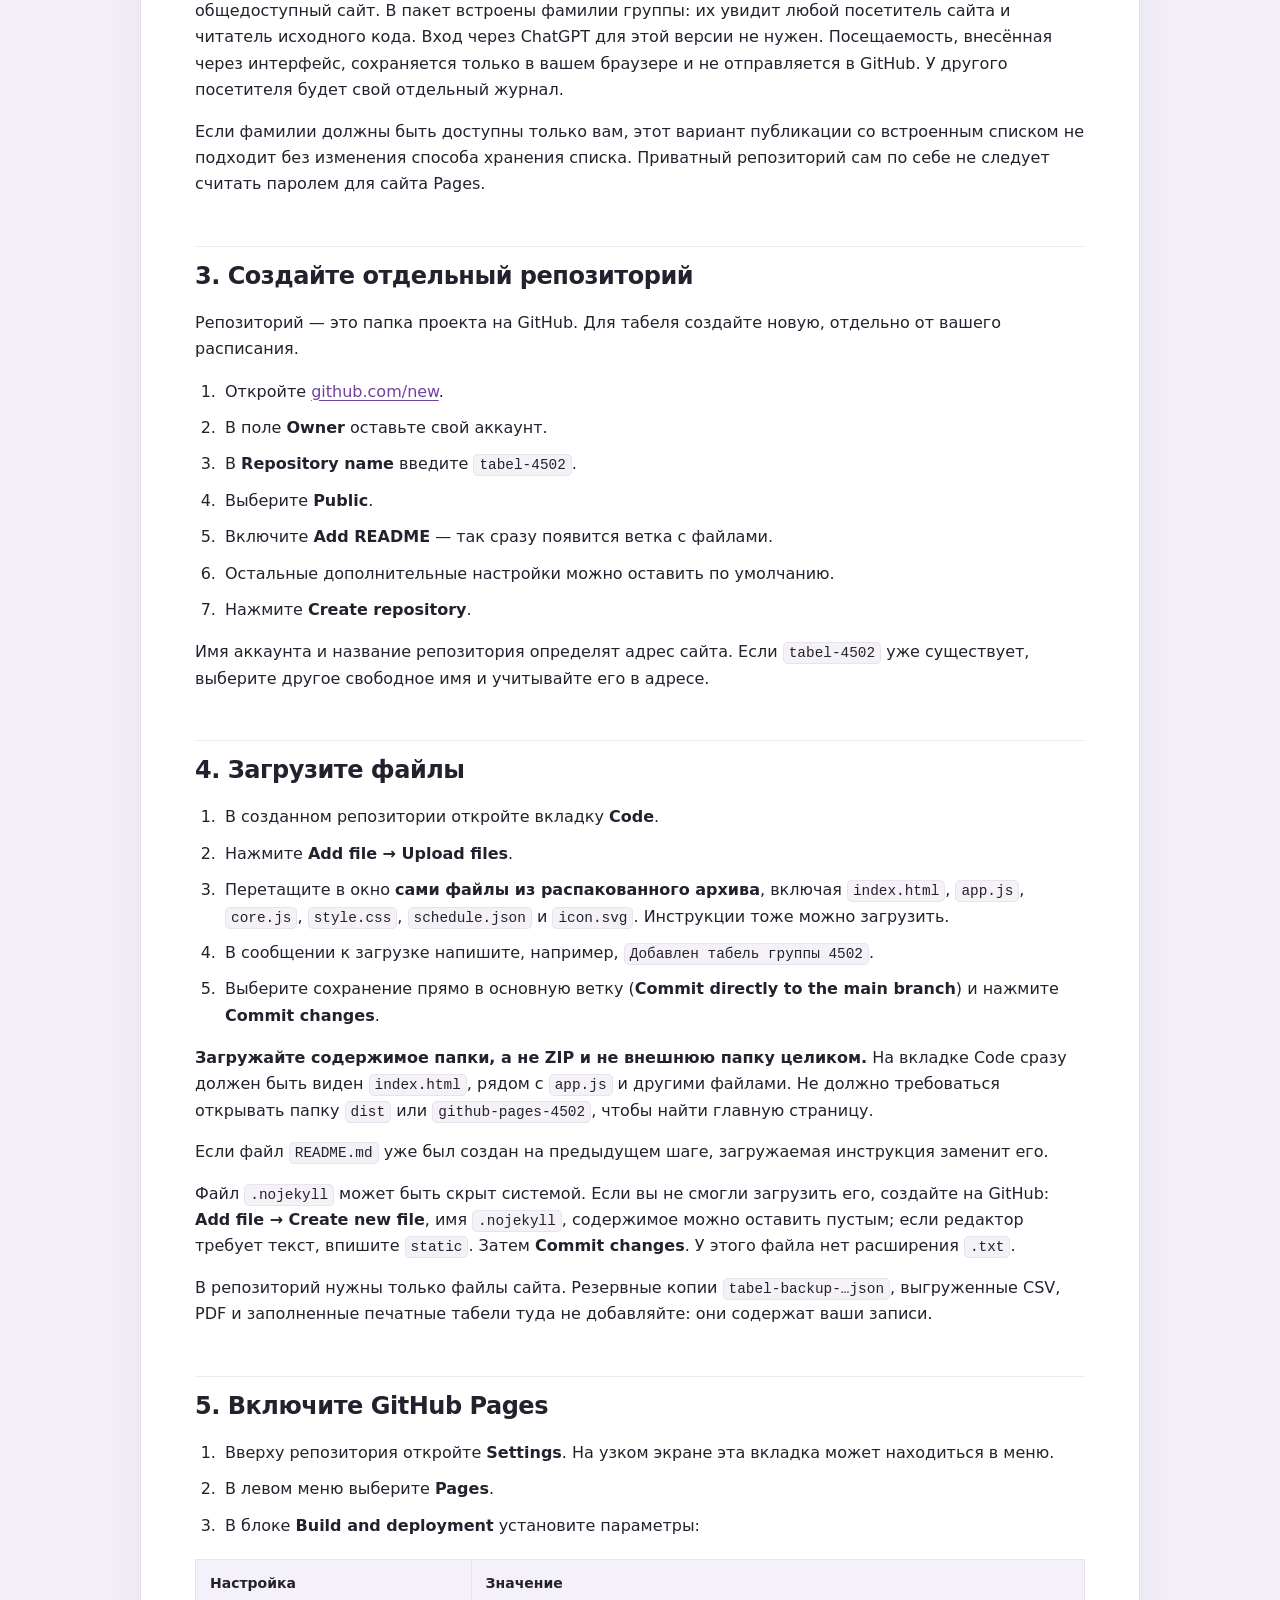
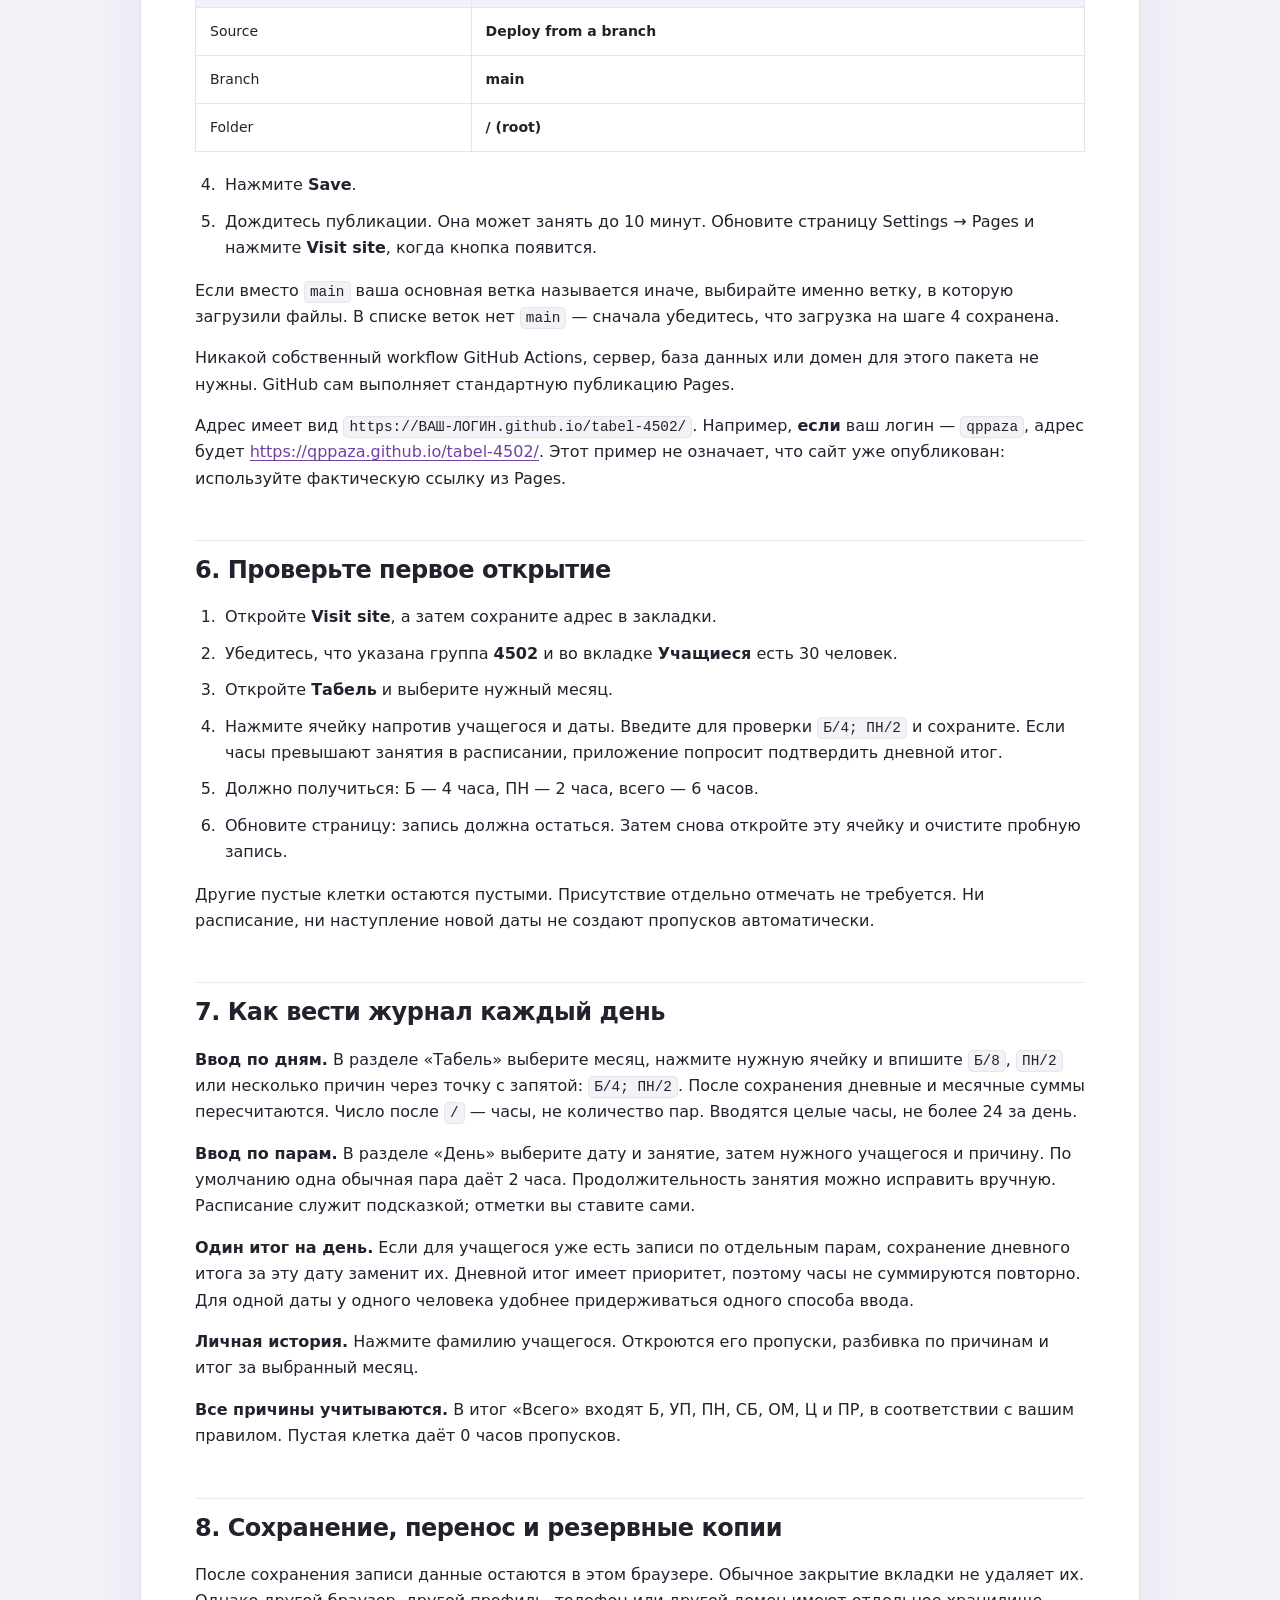
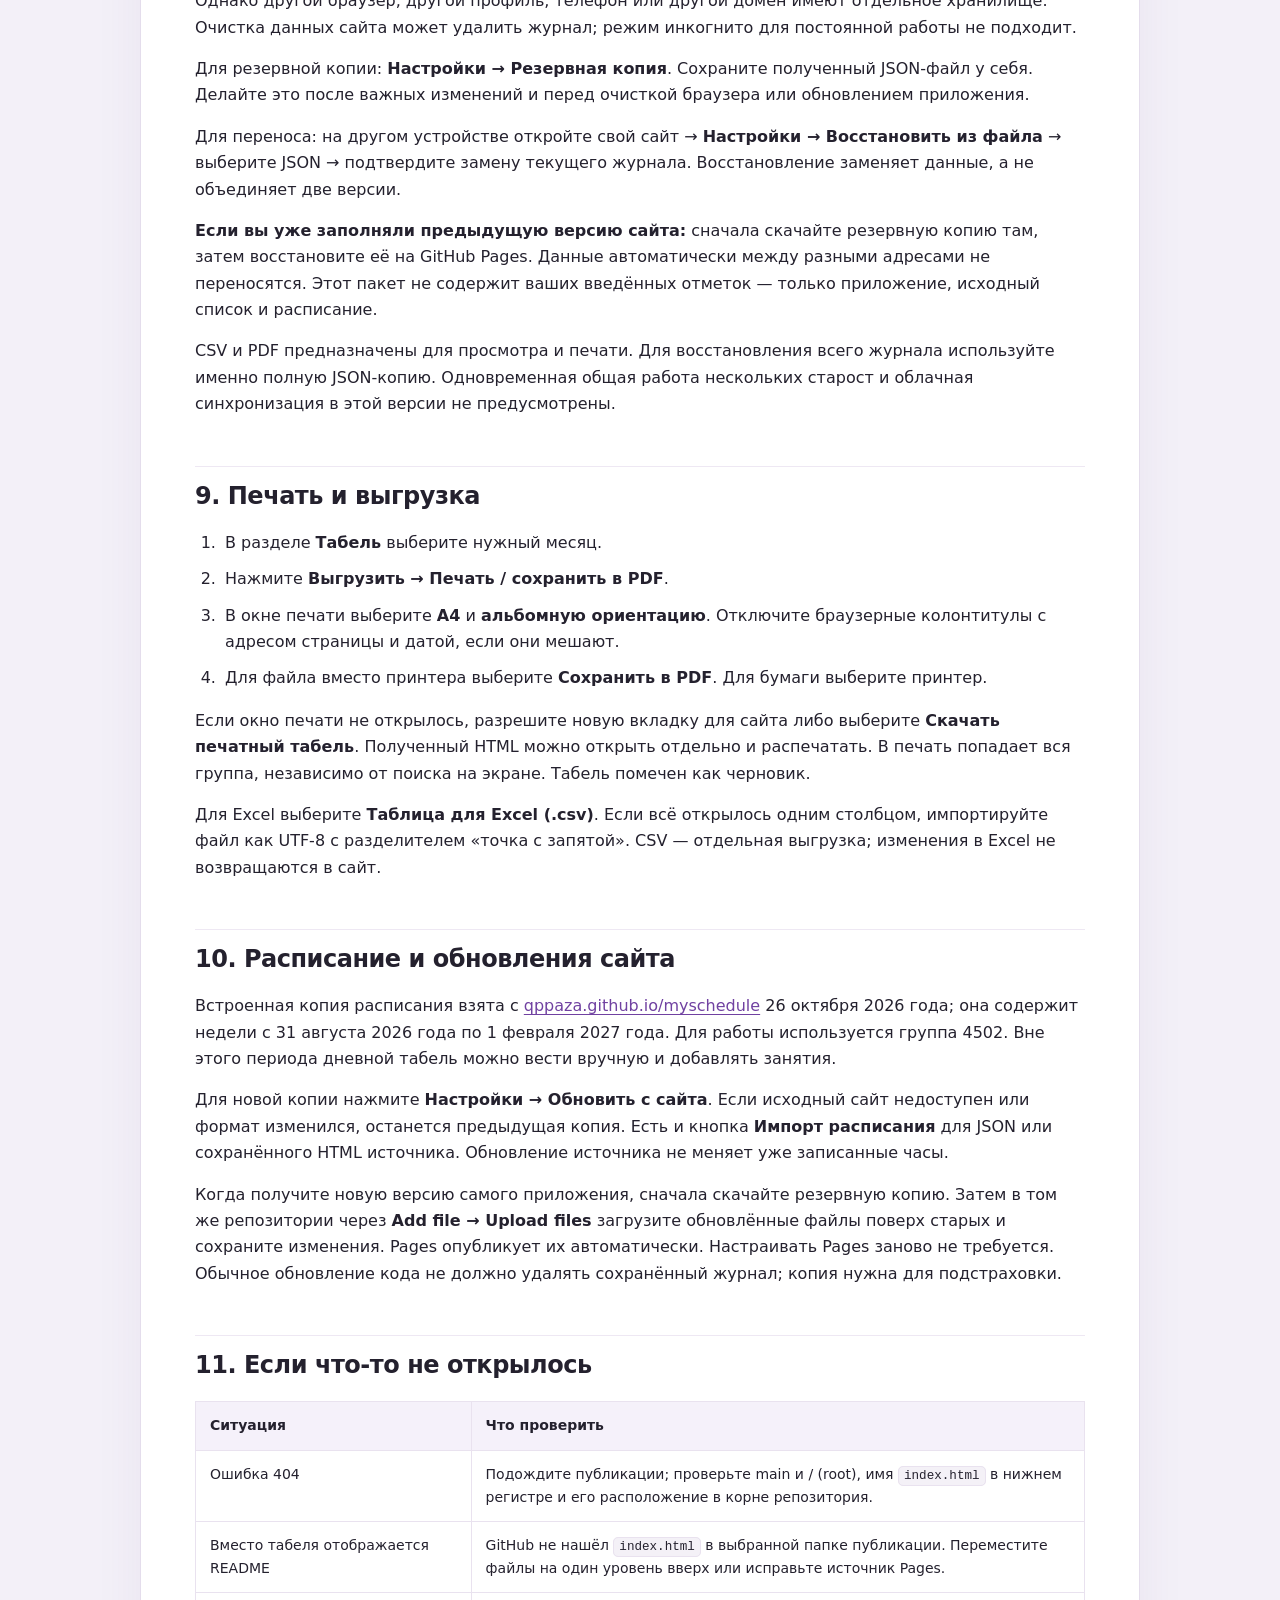
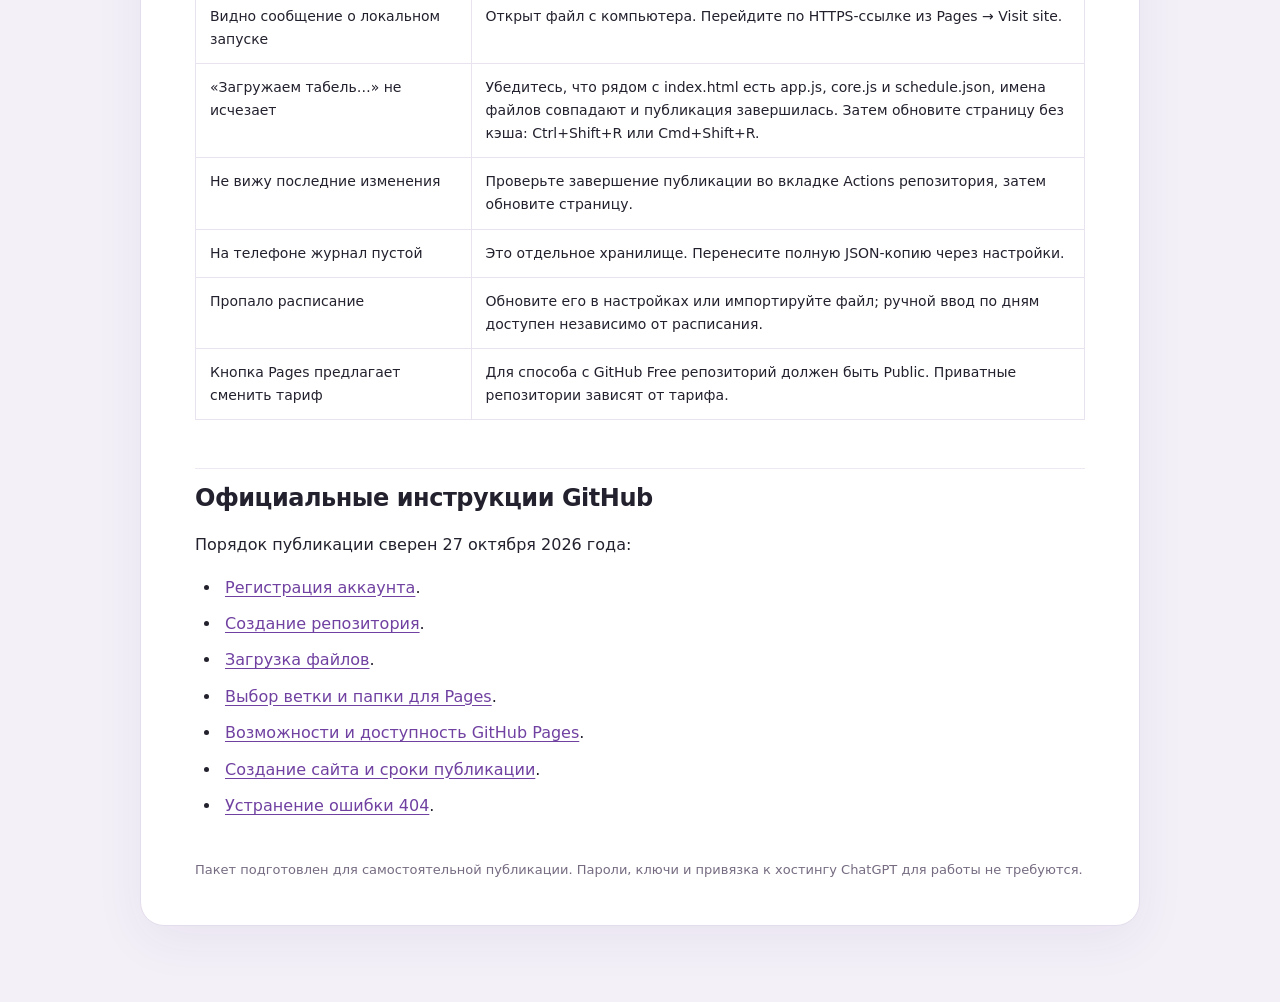
<file: instrukciya-github-pages.html>
<!doctype html><html lang="ru"><head><meta charset="utf-8"><meta name="viewport" content="width=device-width,initial-scale=1"><title>Табель 4502 — инструкция для GitHub Pages</title><style>*{box-sizing:border-box}html{scroll-behavior:smooth}body{margin:0;background:#f3f0f8;color:#24212e;font:16px/1.65 system-ui,-apple-system,BlinkMacSystemFont,"Segoe UI",sans-serif}main{max-width:1000px;margin:50px auto;padding:44px 54px;background:#fff;border:1px solid #e4ddec;border-radius:24px;box-shadow:0 14px 50px #4b2c7210}.badge{display:inline-block;color:#71459c;background:#f1e9fa;padding:5px 13px;border-radius:20px;font-size:13px;font-weight:700;letter-spacing:.03em}h1{font-size:38px;line-height:1.16;letter-spacing:-.03em;margin:20px 0 28px}h2{font-size:24px;line-height:1.3;letter-spacing:-.02em;margin:48px 0 18px;padding-top:14px;border-top:1px solid #eee8f3;scroll-margin-top:20px}p{margin:15px 0}a{color:#7041a1;text-underline-offset:3px}strong{font-weight:650}code{font:0.9em ui-monospace,SFMono-Regular,Consolas,monospace;background:#f4f1f7;border:1px solid #e9e2ef;border-radius:5px;padding:2px 5px;overflow-wrap:anywhere}li{padding-left:4px;margin:10px 0}ol,ul{padding-left:26px}.table-wrap{overflow-x:auto;margin:20px 0}table{width:100%;border-collapse:collapse;font-size:14px}th,td{text-align:left;vertical-align:top;padding:12px 14px;border:1px solid #e9e2ef}th{background:#f5f1fa;font-weight:650}th:first-child,td:first-child{width:31%}details{background:#f7f4fb;border:1px solid #e9e1f1;border-radius:13px;padding:14px 18px;margin:24px 0}summary{cursor:pointer;font-weight:650}nav{display:grid;grid-template-columns:1fr 1fr;gap:8px 20px;font-size:14px;margin:12px 0}footer{font-size:13px;color:#766b81;margin-top:40px}.print{float:right;padding:7px 14px;border-radius:9px;border:1px solid #dcd1e8;background:white;color:#634081;cursor:pointer}p,li,a{overflow-wrap:break-word}@media(max-width:650px){main{margin:12px;padding:26px 22px;border-radius:17px}h1{font-size:29px}h2{font-size:22px}body{font-size:15px}nav{grid-template-columns:1fr}.print{float:none;margin-bottom:16px;display:block}}@media print{body{background:white;font-size:10pt}main{border:0;box-shadow:none;margin:0;padding:0;max-width:none}h1{font-size:24pt}h2{font-size:16pt;break-after:avoid}.print,details{display:none}tr{break-inside:avoid}a{color:#222}table{font-size:9pt}@page{size:A4;margin:16mm}}</style></head><body><main><button class="print" onclick="window.print()">Распечатать инструкцию</button><span class="badge">ГРУППА 4502 · GITHUB PAGES</span><h1>Табель 4502 — запуск на GitHub Pages с нуля</h1><p>Готовый сайт для старосты группы 4502. Все 30 учащихся уже добавлены в вашем порядке. Ничего программировать, собирать или устанавливать для публикации не нужно: достаточно браузера и аккаунта GitHub.</p><p><strong>Правила табеля:</strong> пустая клетка означает присутствие; Б, УП, ПН, СБ, ОМ, Ц и ПР входят в итоговую сумму. Все отметки вы вносите вручную. Обычная пара — 2 академических часа.</p><p>Инструкция подготовлена 27 октября 2026 года. Названия кнопок GitHub приведены на английском, как в его интерфейсе.</p><details><summary>Перейти к нужному шагу</summary><nav><a href="#step-1">1. Скачайте и распакуйте архив</a><a href="#step-2">2. Войдите в GitHub</a><a href="#step-3">3. Создайте отдельный репозиторий</a><a href="#step-4">4. Загрузите файлы</a><a href="#step-5">5. Включите GitHub Pages</a><a href="#step-6">6. Проверьте первое открытие</a><a href="#step-7">7. Как вести журнал каждый день</a><a href="#step-8">8. Сохранение, перенос и резервные копии</a><a href="#step-9">9. Печать и выгрузка</a><a href="#step-10">10. Расписание и обновления сайта</a><a href="#step-11">11. Если что-то не открылось</a><a href="#step-12">Официальные инструкции GitHub</a></nav></details><h2 id="step-1">1. Скачайте и распакуйте архив</h2><p>Сохраните <code>tabel-4502-github.zip</code> и распакуйте его. На Windows: правой кнопкой по архиву → «Извлечь всё». На macOS: дважды нажмите на ZIP. Для первоначальной загрузки удобнее использовать компьютер.</p><p>Внутри находятся эти файлы:</p><div class="table-wrap"><table><thead><tr><th>Файл</th><th>Для чего нужен</th></tr></thead><tbody><tr><td><code>index.html</code></td><td>Главная страница сайта</td></tr><tr><td><code>app.js</code></td><td>Интерфейс, ввод отметок, сохранение и выгрузка</td></tr><tr><td><code>core.js</code></td><td>Расчёты, список 4502 и печатная форма</td></tr><tr><td><code>style.css</code></td><td>Оформление и адаптация к телефону</td></tr><tr><td><code>schedule.json</code></td><td>Встроенная копия расписания</td></tr><tr><td><code>icon.svg</code></td><td>Значок сайта</td></tr><tr><td><code>.nojekyll</code></td><td>Файл для прямой публикации статических файлов</td></tr><tr><td><code>README.md</code></td><td>Эта инструкция для чтения на GitHub</td></tr><tr><td><code>INSTRUCTION.html</code></td><td>Эта же инструкция в удобном виде для браузера</td></tr></tbody></table></div><p><code>INSTRUCTION.html</code> можно открыть двойным щелчком прямо на компьютере. Сам табель <code>index.html</code> открывайте по опубликованной ссылке: его модули и расписание требуют HTTP/HTTPS.</p><h2 id="step-2">2. Войдите в GitHub</h2><p>Если аккаунта ещё нет, откройте <a href="https://github.com/signup">github.com/signup</a>, зарегистрируйтесь и подтвердите адрес электронной почты. Если аккаунт уже есть — просто войдите в него. Платный тариф для описанного ниже способа не требуется.</p><p><strong>Что будет публичным.</strong> В варианте с GitHub Free используются публичный репозиторий и общедоступный сайт. В пакет встроены фамилии группы: их увидит любой посетитель сайта и читатель исходного кода. Вход через ChatGPT для этой версии не нужен. Посещаемость, внесённая через интерфейс, сохраняется только в вашем браузере и не отправляется в GitHub. У другого посетителя будет свой отдельный журнал.</p><p>Если фамилии должны быть доступны только вам, этот вариант публикации со встроенным списком не подходит без изменения способа хранения списка. Приватный репозиторий сам по себе не следует считать паролем для сайта Pages.</p><h2 id="step-3">3. Создайте отдельный репозиторий</h2><p>Репозиторий — это папка проекта на GitHub. Для табеля создайте новую, отдельно от вашего расписания.</p><ol><li>Откройте <a href="https://github.com/new">github.com/new</a>.</li><li>В поле <strong>Owner</strong> оставьте свой аккаунт.</li><li>В <strong>Repository name</strong> введите <code>tabel-4502</code>.</li><li>Выберите <strong>Public</strong>.</li><li>Включите <strong>Add README</strong> — так сразу появится ветка с файлами.</li><li>Остальные дополнительные настройки можно оставить по умолчанию.</li><li>Нажмите <strong>Create repository</strong>.</li></ol><p>Имя аккаунта и название репозитория определят адрес сайта. Если <code>tabel-4502</code> уже существует, выберите другое свободное имя и учитывайте его в адресе.</p><h2 id="step-4">4. Загрузите файлы</h2><ol><li>В созданном репозитории откройте вкладку <strong>Code</strong>.</li><li>Нажмите <strong>Add file → Upload files</strong>.</li><li>Перетащите в окно <strong>сами файлы из распакованного архива</strong>, включая <code>index.html</code>, <code>app.js</code>, <code>core.js</code>, <code>style.css</code>, <code>schedule.json</code> и <code>icon.svg</code>. Инструкции тоже можно загрузить.</li><li>В сообщении к загрузке напишите, например, <code>Добавлен табель группы 4502</code>.</li><li>Выберите сохранение прямо в основную ветку (<strong>Commit directly to the main branch</strong>) и нажмите <strong>Commit changes</strong>.</li></ol><p><strong>Загружайте содержимое папки, а не ZIP и не внешнюю папку целиком.</strong> На вкладке Code сразу должен быть виден <code>index.html</code>, рядом с <code>app.js</code> и другими файлами. Не должно требоваться открывать папку <code>dist</code> или <code>github-pages-4502</code>, чтобы найти главную страницу.</p><p>Если файл <code>README.md</code> уже был создан на предыдущем шаге, загружаемая инструкция заменит его.</p><p>Файл <code>.nojekyll</code> может быть скрыт системой. Если вы не смогли загрузить его, создайте на GitHub: <strong>Add file → Create new file</strong>, имя <code>.nojekyll</code>, содержимое можно оставить пустым; если редактор требует текст, впишите <code>static</code>. Затем <strong>Commit changes</strong>. У этого файла нет расширения <code>.txt</code>.</p><p>В репозиторий нужны только файлы сайта. Резервные копии <code>tabel-backup-…json</code>, выгруженные CSV, PDF и заполненные печатные табели туда не добавляйте: они содержат ваши записи.</p><h2 id="step-5">5. Включите GitHub Pages</h2><ol><li>Вверху репозитория откройте <strong>Settings</strong>. На узком экране эта вкладка может находиться в меню.</li><li>В левом меню выберите <strong>Pages</strong>.</li><li>В блоке <strong>Build and deployment</strong> установите параметры:</li></ol><div class="table-wrap"><table><thead><tr><th>Настройка</th><th>Значение</th></tr></thead><tbody><tr><td>Source</td><td><strong>Deploy from a branch</strong></td></tr><tr><td>Branch</td><td><strong>main</strong></td></tr><tr><td>Folder</td><td><strong>/ (root)</strong></td></tr></tbody></table></div><ol start="4"><li>Нажмите <strong>Save</strong>.</li><li>Дождитесь публикации. Она может занять до 10 минут. Обновите страницу Settings → Pages и нажмите <strong>Visit site</strong>, когда кнопка появится.</li></ol><p>Если вместо <code>main</code> ваша основная ветка называется иначе, выбирайте именно ветку, в которую загрузили файлы. В списке веток нет <code>main</code> — сначала убедитесь, что загрузка на шаге 4 сохранена.</p><p>Никакой собственный workflow GitHub Actions, сервер, база данных или домен для этого пакета не нужны. GitHub сам выполняет стандартную публикацию Pages.</p><p>Адрес имеет вид <code>https://ВАШ-ЛОГИН.github.io/tabel-4502/</code>. Например, <strong>если</strong> ваш логин — <code>qppaza</code>, адрес будет <a href="https://qppaza.github.io/tabel-4502/">https://qppaza.github.io/tabel-4502/</a>. Этот пример не означает, что сайт уже опубликован: используйте фактическую ссылку из Pages.</p><h2 id="step-6">6. Проверьте первое открытие</h2><ol><li>Откройте <strong>Visit site</strong>, а затем сохраните адрес в закладки.</li><li>Убедитесь, что указана группа <strong>4502</strong> и во вкладке <strong>Учащиеся</strong> есть 30 человек.</li><li>Откройте <strong>Табель</strong> и выберите нужный месяц.</li><li>Нажмите ячейку напротив учащегося и даты. Введите для проверки <code>Б/4; ПН/2</code> и сохраните. Если часы превышают занятия в расписании, приложение попросит подтвердить дневной итог.</li><li>Должно получиться: Б — 4 часа, ПН — 2 часа, всего — 6 часов.</li><li>Обновите страницу: запись должна остаться. Затем снова откройте эту ячейку и очистите пробную запись.</li></ol><p>Другие пустые клетки остаются пустыми. Присутствие отдельно отмечать не требуется. Ни расписание, ни наступление новой даты не создают пропусков автоматически.</p><h2 id="step-7">7. Как вести журнал каждый день</h2><p><strong>Ввод по дням.</strong> В разделе «Табель» выберите месяц, нажмите нужную ячейку и впишите <code>Б/8</code>, <code>ПН/2</code> или несколько причин через точку с запятой: <code>Б/4; ПН/2</code>. После сохранения дневные и месячные суммы пересчитаются. Число после <code>/</code> — часы, не количество пар. Вводятся целые часы, не более 24 за день.</p><p><strong>Ввод по парам.</strong> В разделе «День» выберите дату и занятие, затем нужного учащегося и причину. По умолчанию одна обычная пара даёт 2 часа. Продолжительность занятия можно исправить вручную. Расписание служит подсказкой; отметки вы ставите сами.</p><p><strong>Один итог на день.</strong> Если для учащегося уже есть записи по отдельным парам, сохранение дневного итога за эту дату заменит их. Дневной итог имеет приоритет, поэтому часы не суммируются повторно. Для одной даты у одного человека удобнее придерживаться одного способа ввода.</p><p><strong>Личная история.</strong> Нажмите фамилию учащегося. Откроются его пропуски, разбивка по причинам и итог за выбранный месяц.</p><p><strong>Все причины учитываются.</strong> В итог «Всего» входят Б, УП, ПН, СБ, ОМ, Ц и ПР, в соответствии с вашим правилом. Пустая клетка даёт 0 часов пропусков.</p><h2 id="step-8">8. Сохранение, перенос и резервные копии</h2><p>После сохранения записи данные остаются в этом браузере. Обычное закрытие вкладки не удаляет их. Однако другой браузер, другой профиль, телефон или другой домен имеют отдельное хранилище. Очистка данных сайта может удалить журнал; режим инкогнито для постоянной работы не подходит.</p><p>Для резервной копии: <strong>Настройки → Резервная копия</strong>. Сохраните полученный JSON-файл у себя. Делайте это после важных изменений и перед очисткой браузера или обновлением приложения.</p><p>Для переноса: на другом устройстве откройте свой сайт → <strong>Настройки → Восстановить из файла</strong> → выберите JSON → подтвердите замену текущего журнала. Восстановление заменяет данные, а не объединяет две версии.</p><p><strong>Если вы уже заполняли предыдущую версию сайта:</strong> сначала скачайте резервную копию там, затем восстановите её на GitHub Pages. Данные автоматически между разными адресами не переносятся. Этот пакет не содержит ваших введённых отметок — только приложение, исходный список и расписание.</p><p>CSV и PDF предназначены для просмотра и печати. Для восстановления всего журнала используйте именно полную JSON-копию. Одновременная общая работа нескольких старост и облачная синхронизация в этой версии не предусмотрены.</p><h2 id="step-9">9. Печать и выгрузка</h2><ol><li>В разделе <strong>Табель</strong> выберите нужный месяц.</li><li>Нажмите <strong>Выгрузить → Печать / сохранить в PDF</strong>.</li><li>В окне печати выберите <strong>А4</strong> и <strong>альбомную ориентацию</strong>. Отключите браузерные колонтитулы с адресом страницы и датой, если они мешают.</li><li>Для файла вместо принтера выберите <strong>Сохранить в PDF</strong>. Для бумаги выберите принтер.</li></ol><p>Если окно печати не открылось, разрешите новую вкладку для сайта либо выберите <strong>Скачать печатный табель</strong>. Полученный HTML можно открыть отдельно и распечатать. В печать попадает вся группа, независимо от поиска на экране. Табель помечен как черновик.</p><p>Для Excel выберите <strong>Таблица для Excel (.csv)</strong>. Если всё открылось одним столбцом, импортируйте файл как UTF-8 с разделителем «точка с запятой». CSV — отдельная выгрузка; изменения в Excel не возвращаются в сайт.</p><h2 id="step-10">10. Расписание и обновления сайта</h2><p>Встроенная копия расписания взята с <a href="https://qppaza.github.io/myschedule/">qppaza.github.io/myschedule</a> 26 октября 2026 года; она содержит недели с 31 августа 2026 года по 1 февраля 2027 года. Для работы используется группа 4502. Вне этого периода дневной табель можно вести вручную и добавлять занятия.</p><p>Для новой копии нажмите <strong>Настройки → Обновить с сайта</strong>. Если исходный сайт недоступен или формат изменился, останется предыдущая копия. Есть и кнопка <strong>Импорт расписания</strong> для JSON или сохранённого HTML источника. Обновление источника не меняет уже записанные часы.</p><p>Когда получите новую версию самого приложения, сначала скачайте резервную копию. Затем в том же репозитории через <strong>Add file → Upload files</strong> загрузите обновлённые файлы поверх старых и сохраните изменения. Pages опубликует их автоматически. Настраивать Pages заново не требуется. Обычное обновление кода не должно удалять сохранённый журнал; копия нужна для подстраховки.</p><h2 id="step-11">11. Если что-то не открылось</h2><div class="table-wrap"><table><thead><tr><th>Ситуация</th><th>Что проверить</th></tr></thead><tbody><tr><td>Ошибка 404</td><td>Подождите публикации; проверьте main и / (root), имя <code>index.html</code> в нижнем регистре и его расположение в корне репозитория.</td></tr><tr><td>Вместо табеля отображается README</td><td>GitHub не нашёл <code>index.html</code> в выбранной папке публикации. Переместите файлы на один уровень вверх или исправьте источник Pages.</td></tr><tr><td>Видно сообщение о локальном запуске</td><td>Открыт файл с компьютера. Перейдите по HTTPS-ссылке из Pages → Visit site.</td></tr><tr><td>«Загружаем табель…» не исчезает</td><td>Убедитесь, что рядом с index.html есть app.js, core.js и schedule.json, имена файлов совпадают и публикация завершилась. Затем обновите страницу без кэша: Ctrl+Shift+R или Cmd+Shift+R.</td></tr><tr><td>Не вижу последние изменения</td><td>Проверьте завершение публикации во вкладке Actions репозитория, затем обновите страницу.</td></tr><tr><td>На телефоне журнал пустой</td><td>Это отдельное хранилище. Перенесите полную JSON-копию через настройки.</td></tr><tr><td>Пропало расписание</td><td>Обновите его в настройках или импортируйте файл; ручной ввод по дням доступен независимо от расписания.</td></tr><tr><td>Кнопка Pages предлагает сменить тариф</td><td>Для способа с GitHub Free репозиторий должен быть Public. Приватные репозитории зависят от тарифа.</td></tr></tbody></table></div><h2 id="step-12">Официальные инструкции GitHub</h2><p>Порядок публикации сверен 27 октября 2026 года:</p><ul><li><a href="https://docs.github.com/en/account-and-profile/how-tos/account-management/creating-an-account-on-github">Регистрация аккаунта</a>.</li><li><a href="https://docs.github.com/en/repositories/creating-and-managing-repositories/creating-a-new-repository">Создание репозитория</a>.</li><li><a href="https://docs.github.com/en/repositories/working-with-files/managing-files/adding-a-file-to-a-repository">Загрузка файлов</a>.</li><li><a href="https://docs.github.com/en/pages/getting-started-with-github-pages/configuring-a-publishing-source-for-your-github-pages-site">Выбор ветки и папки для Pages</a>.</li><li><a href="https://docs.github.com/en/pages/getting-started-with-github-pages/what-is-github-pages">Возможности и доступность GitHub Pages</a>.</li><li><a href="https://docs.github.com/en/pages/getting-started-with-github-pages/creating-a-github-pages-site">Создание сайта и сроки публикации</a>.</li><li><a href="https://docs.github.com/en/pages/getting-started-with-github-pages/troubleshooting-404-errors-for-github-pages-sites">Устранение ошибки 404</a>.</li></ul><footer>Пакет подготовлен для самостоятельной публикации. Пароли, ключи и привязка к хостингу ChatGPT для работы не требуются.</footer></main></body></html>
</file>
<file: style.css>
@charset "UTF-8";
:root{--bg:#f5f3f8;--text:#302d3c;--muted:#787182;--line:#ddd7e7;--glass:#ffffff80;--solid:#fff;--accent:#796391;--accent-soft:#eae2f3;--green:#397e68;--green-soft:#e3f1ea;--shadow:0 12px 42px #47365709;--blue:#4a73a4;--blue-bg:#e8eff9;--teal:#477c70;--teal-bg:#e4efeb;--rose:#a76176;--rose-bg:#f5e7ed;--amber:#987542;--amber-bg:#f7eedf;--purple:#84609e;--purple-bg:#eee6f6;--cyan:#4b7e88;--cyan-bg:#e4eff2;--gray:#787780;--gray-bg:#ececf0;font-family:-apple-system,BlinkMacSystemFont,"Segoe UI",Arial,sans-serif;color-scheme:light;font-synthesis:none}
:root[data-theme=dark]{--bg:#17161d;--text:#ede8f3;--muted:#aba2b9;--line:#ffffff19;--glass:#34303d70;--solid:#27242e;--accent:#c9b0e3;--accent-soft:#a88bc428;--green:#a2d5bd;--green-soft:#75bd9d18;--shadow:0 14px 42px #0002;--blue:#a6c2ee;--blue-bg:#8faef820;--teal:#91cbbb;--teal-bg:#7acdb520;--rose:#e4a1b6;--rose-bg:#d795b321;--amber:#ddc290;--amber-bg:#cda75c22;--purple:#c9a7ed;--purple-bg:#b397d522;--cyan:#97c9d3;--cyan-bg:#7bb5cf22;--gray:#c0bac9;--gray-bg:#b1a9be20;color-scheme:dark}
*{box-sizing:border-box}body{margin:0;background:var(--bg);color:var(--text);min-width:320px;font-size:14px}button,input,select,textarea{font:inherit;color:inherit}button,a{touch-action:manipulation;-webkit-tap-highlight-color:transparent}button{cursor:pointer}button:disabled{opacity:.4;cursor:not-allowed}button:active:not(:disabled){transform:scale(.98)}button,a,input,select,textarea{outline-offset:3px}button:focus-visible,a:focus-visible{outline:2px solid var(--accent)}button{transition:background .18s,border-color .18s,transform .18s}a{color:var(--accent);text-decoration:none}a:hover{text-decoration:underline}svg{width:20px;height:20px;flex-shrink:0;vertical-align:middle}input,textarea,select{border:1px solid var(--line);background:var(--glass);border-radius:12px;padding:11px 13px;max-width:100%}input:focus,textarea:focus,select:focus{outline:2px solid var(--accent);outline-offset:1px}input[type=checkbox]{accent-color:var(--accent);width:17px;height:17px}textarea{resize:vertical;min-height:120px;line-height:1.7}button{border:0}h1,h2,h3,p{margin:0}h1{font-size:38px;font-weight:600;letter-spacing:-1.5px;line-height:1.2}h2{font-size:20px;font-weight:600;letter-spacing:-.4px}h3{font-size:16px;font-weight:600;line-height:1.4}small{font-size:12px}strong{font-weight:600}.muted{color:var(--muted)}.ambient{position:fixed;inset:0;z-index:-1;pointer-events:none;background:radial-gradient(ellipse at 10% 15%,#cdb5e523,transparent 45%),radial-gradient(ellipse at 90% 22%,#ebcbb32c,transparent 40%),radial-gradient(ellipse at 65% 100%,#b4d3c526,transparent 50%)}[data-theme=dark] .ambient{background:radial-gradient(ellipse at 4% 35%,#76638624,transparent 48%),radial-gradient(ellipse at 90% 10%,#9f7b7024,transparent 43%),radial-gradient(ellipse at 65% 100%,#53796c20,transparent 40%)}.glass{background:var(--glass);border:1px solid var(--line);box-shadow:inset 0 1px 0 #ffffff30,var(--shadow);backdrop-filter:blur(20px);-webkit-backdrop-filter:blur(20px)}.shell{max-width:1460px;margin:auto;padding:0 40px}.topbar{min-height:91px;display:flex;align-items:center;gap:22px;border-bottom:1px solid var(--line)}.brand{display:flex;align-items:center;gap:11px;color:var(--text);text-decoration:none!important}.brand-mark{width:42px;height:46px;display:grid;place-items:center;border-radius:14px 14px 18px 18px;background:linear-gradient(140deg,var(--accent-soft),transparent);border:1px solid var(--line);color:var(--accent)}.brand-mark svg{width:25px;height:25px}.brand-name{font-size:15px;letter-spacing:2px;font-weight:650}.brand-sub{display:block;font-size:9px;letter-spacing:1.6px;color:var(--muted);margin-top:5px}.topbar-note{font-size:12px;color:var(--muted);margin-left:12px}.top-actions{margin-left:auto;display:flex;gap:9px;align-items:center}.icon-btn{display:inline-flex;align-items:center;justify-content:center;width:42px;height:42px;border-radius:50%;background:transparent;color:var(--muted)}.icon-btn:hover{background:var(--accent-soft);color:var(--accent)}.btn{display:inline-flex;align-items:center;justify-content:center;gap:8px;padding:11px 17px;min-height:42px;border-radius:14px;border:1px solid var(--line);background:var(--glass);font-size:13px;font-weight:500;white-space:nowrap;color:var(--text)}.btn:hover{background:var(--accent-soft)}.btn.primary{background:var(--accent);color:var(--solid);border-color:transparent}[data-theme=dark] .btn.primary{color:#251e30}.btn.subtle{background:transparent;border-color:transparent;color:var(--muted)}.btn.small{min-height:34px;padding:7px 11px;font-size:12px;border-radius:10px}.btn.danger{color:var(--rose)}.group-select{font-weight:600;border-radius:24px;min-width:122px;padding-right:26px;background:var(--glass)}.workspace{display:grid;grid-template-columns:190px minmax(0,1fr);gap:34px;padding:32px 0 28px}.sidebar{display:flex;flex-direction:column;min-height:calc(100vh - 160px);padding-right:6px}.eyebrow{text-transform:uppercase;font-size:10px;letter-spacing:1.5px;color:var(--muted);font-weight:600}.side-title{padding:9px 13px 16px}.nav{display:grid;gap:6px}.nav button{display:flex;align-items:center;gap:11px;border-radius:13px;padding:13px 14px;background:transparent;color:var(--muted);text-align:left;font-size:13px}.nav button.active{background:var(--accent-soft);color:var(--accent);font-weight:600}.nav button:hover{background:var(--accent-soft)}.nav button svg{width:18px;height:18px}.nav .count{margin-left:auto;font-size:11px;opacity:.8}.side-source{margin-top:33px;padding:18px 14px;border:1px solid var(--line);border-radius:18px}.side-source .dot{display:inline-block;width:6px;height:6px;border-radius:50%;background:var(--green);margin-right:5px}.side-source p{font-size:12px;line-height:1.6;margin-top:9px;color:var(--muted)}.side-source a{font-size:12px;display:flex;align-items:center;gap:6px;margin-top:12px}.side-source svg{width:13px;height:13px}.side-bottom{margin-top:auto;padding:34px 14px 0;font-size:11px;line-height:1.7;color:var(--muted)}.side-bottom .save-line{display:flex;align-items:center;gap:6px;color:var(--green);font-size:11px;margin-bottom:7px}.side-bottom svg{width:14px;height:14px}.main{min-width:0}.page-head{display:flex;gap:12px;justify-content:space-between;align-items:center;margin:5px 0 25px}.page-head p{margin-top:9px;color:var(--muted);font-size:13px;line-height:1.6}.head-actions{display:flex;gap:8px;align-items:center}.pill{display:inline-flex;align-items:center;gap:5px;padding:5px 9px;border-radius:16px;background:var(--accent-soft);color:var(--accent);font-size:11px;white-space:nowrap}.pill svg{width:13px;height:13px}.demo-banner,.storage-warning{padding:12px 17px;background:var(--amber-bg);color:var(--amber);border:1px solid var(--line);border-radius:14px;margin-bottom:18px;display:flex;gap:12px;align-items:center;line-height:1.5;font-size:12px}.demo-banner .btn{margin-left:auto}.storage-warning{background:var(--rose-bg);color:var(--rose)}.stats{display:grid;grid-template-columns:repeat(4,minmax(0,1fr));gap:12px;margin-bottom:23px}.stat{border-radius:20px;padding:20px;min-height:106px;position:relative}.stat-label{font-size:11px;color:var(--muted);display:flex;justify-content:space-between;gap:4px}.stat-label svg{width:16px;height:16px;color:var(--accent);opacity:.75}.stat-value{font-size:30px;letter-spacing:-1px;font-weight:550;margin-top:10px;line-height:1}.stat-value small{font-size:12px;letter-spacing:0;color:var(--muted);font-weight:400;margin-left:5px}.stat-hint{font-size:10px;color:var(--muted);margin-top:8px}.section-row{display:flex;justify-content:space-between;gap:12px;align-items:center;margin-bottom:15px}.section-row p{margin-top:5px;color:var(--muted);font-size:12px}.date-controls{display:flex;align-items:center;gap:4px}.date-controls input{border:0;background:transparent;width:150px;padding:8px;font-size:13px}.week-strip{display:grid;grid-template-columns:repeat(7,1fr);gap:6px;padding:9px;border-radius:21px;margin-bottom:23px}.week-day{min-height:74px;border:1px solid transparent;border-radius:14px;background:transparent;display:flex;flex-direction:column;align-items:center;gap:6px;color:var(--muted);padding:10px 4px;position:relative}.week-day .dow{font-size:10px;text-transform:uppercase;letter-spacing:.8px}.week-day .date{font-size:21px;font-weight:500}.week-day .dots{display:flex;gap:3px;height:3px}.week-day .dots i{width:3px;height:3px;border-radius:50%;background:currentColor;opacity:.5}.week-day.selected{background:var(--accent-soft);border-color:var(--line);color:var(--accent)}.week-day.today:after{position:absolute;content:'';bottom:6px;width:3px;height:3px;background:var(--green);border-radius:50%}.day-grid{display:grid;grid-template-columns:minmax(0,1fr) 248px;gap:21px}.lesson-scroll{display:flex;gap:10px;overflow-x:auto;padding:1px 1px 12px;scrollbar-width:thin;scrollbar-color:var(--line) transparent}.lesson-card{flex:1;min-width:180px;text-align:left;border:1px solid var(--line);border-radius:17px;padding:15px;background:var(--glass);color:var(--text);position:relative;min-height:130px}.lesson-card.selected{background:var(--accent-soft);border-color:color-mix(in srgb,var(--accent) 50%,transparent)}.lesson-top{display:flex;align-items:center;justify-content:space-between;gap:7px;font-size:11px;color:var(--muted);margin-bottom:12px}.lesson-card h3{font-size:13px;line-height:1.4;max-width:230px}.lesson-card .lesson-foot{display:flex;gap:6px;align-items:center;margin-top:9px;font-size:10px;color:var(--muted);justify-content:space-between}.lesson-card .lesson-foot svg{width:14px;height:14px;color:var(--green)}.lesson-num{color:var(--accent);font-weight:600}.no-lessons{padding:24px;border:1px dashed var(--line);border-radius:18px;line-height:1.7;color:var(--muted);margin-bottom:20px}.table-card{border-radius:21px;overflow:hidden;margin-top:7px}.table-toolbar{display:flex;align-items:center;justify-content:space-between;gap:12px;padding:17px 19px;border-bottom:1px solid var(--line)}.table-toolbar h3{font-size:15px}.table-toolbar small{display:block;margin-top:5px;color:var(--muted);font-size:11px}.search{position:relative;max-width:220px;min-width:100px}.search svg{position:absolute;left:11px;top:10px;width:16px;height:16px;color:var(--muted);pointer-events:none}.search input{width:100%;border:0;background:var(--accent-soft);padding:10px 12px 10px 35px;border-radius:12px;font-size:12px}.roster-table{width:100%;border-collapse:collapse;text-align:left}.roster-table th{font-size:10px;text-transform:uppercase;letter-spacing:1px;color:var(--muted);padding:13px 16px;font-weight:500;border-bottom:1px solid var(--line)}.roster-table td{padding:12px 16px;border-bottom:1px solid var(--line);font-size:12px}.roster-table tbody tr:last-child td{border-bottom:0}.roster-table .num{color:var(--muted);width:36px;padding-right:2px}.roster-table .status-col{text-align:center;width:120px}.roster-table .total-col{width:85px;text-align:right}.student-link{color:var(--text);background:transparent;padding:4px 0;text-align:left;font-weight:500;display:flex;align-items:center;gap:10px}.student-link:hover{color:var(--accent)}.avatar{width:31px;height:31px;display:inline-flex;justify-content:center;align-items:center;flex-shrink:0;border:1px solid var(--line);border-radius:11px;background:var(--accent-soft);font-size:11px;color:var(--accent);font-weight:500}.status-btn{min-width:87px;min-height:32px;border-radius:10px;background:transparent;border:1px dashed var(--line);font-size:11px;color:var(--muted);display:inline-flex;gap:5px;align-items:center;justify-content:center;padding:6px}.status-btn svg{width:13px;height:13px}.status-btn.present{color:var(--green);background:var(--green-soft);border:1px solid transparent}.reason-blue{color:var(--blue);background:var(--blue-bg)}.reason-teal{color:var(--teal);background:var(--teal-bg)}.reason-rose{color:var(--rose);background:var(--rose-bg)}.reason-amber{color:var(--amber);background:var(--amber-bg)}.reason-purple{color:var(--purple);background:var(--purple-bg)}.reason-cyan{color:var(--cyan);background:var(--cyan-bg)}.reason-gray{color:var(--gray);background:var(--gray-bg)}.status-btn[class*=reason-]{border:1px solid transparent;font-weight:600}.table-bottom{display:flex;gap:10px;align-items:center;justify-content:space-between;padding:13px 17px;background:var(--glass);border-top:1px solid var(--line);font-size:11px;color:var(--muted)}.aside-card{border-radius:20px;padding:20px;margin-bottom:15px}.aside-card h3{font-size:14px;margin-bottom:7px}.aside-card .caption{font-size:11px;color:var(--muted);line-height:1.6}.reason-bars{display:grid;gap:15px;margin:22px 0 8px}.reason-bar-head{display:flex;justify-content:space-between;font-size:11px;margin-bottom:7px}.reason-bar-head span{color:var(--muted)}.bar-track{height:5px;border-radius:4px;background:var(--accent-soft);overflow:hidden}.bar-fill{height:100%;border-radius:4px;background:var(--accent);min-width:0}.legend{display:grid;gap:12px;margin-top:16px}.legend-item{display:flex;gap:9px;align-items:center;font-size:10px;color:var(--muted);line-height:1.45}.code-badge{display:inline-flex;justify-content:center;align-items:center;min-width:29px;min-height:24px;border-radius:7px;font-size:10px;font-weight:600;flex-shrink:0}.note{font-size:11px;line-height:1.7;color:var(--muted)}.note-box{padding:14px 16px;border-radius:14px;background:var(--accent-soft);font-size:12px;line-height:1.6;color:var(--muted)}.welcome{padding:32px 27px;display:grid;grid-template-columns:1fr 200px;gap:25px;border-radius:22px;margin-bottom:23px;background:linear-gradient(125deg,var(--glass),var(--accent-soft))}.welcome h2{font-size:23px;line-height:1.3;margin:10px 0 12px;font-weight:550;letter-spacing:-.6px}.welcome p{font-size:13px;line-height:1.75;max-width:420px;color:var(--muted)}.welcome-actions{display:flex;gap:10px;margin-top:20px;flex-wrap:wrap}.mini-sheet{align-self:center;padding:16px;border:1px solid var(--line);border-radius:16px;transform:rotate(-3deg);background:var(--glass);box-shadow:var(--shadow)}.mini-title{font-size:10px;color:var(--muted);margin-bottom:12px;text-transform:uppercase;letter-spacing:1px}.mini-row{display:flex;justify-content:space-between;border-bottom:1px solid var(--line);padding:9px 0;font-size:12px}.mini-row:last-child{border:0;font-weight:600}.empty-roster{text-align:center;padding:36px 20px;color:var(--muted)}.empty-roster p{font-size:12px;line-height:1.8;margin:8px 0 18px}.empty-roster svg{width:30px;height:30px;color:var(--accent);margin-bottom:10px}.month-controls{display:flex;align-items:center;gap:5px}.month-controls input{border:0;background:transparent;font-size:14px;max-width:195px}.monthly-table{border-collapse:separate;border-spacing:0;min-width:1780px;width:100%;font-size:11px}.monthly-table th,.monthly-table td{border-right:1px solid var(--line);border-bottom:1px solid var(--line);padding:0;text-align:center;height:45px;min-width:37px}.monthly-table thead th{background:var(--solid);font-weight:500;font-size:10px;position:sticky;top:0;z-index:2;color:var(--muted);height:43px}.monthly-table thead .today-head{color:var(--accent);background:var(--accent-soft)}.monthly-table .sticky-name{position:sticky;left:0;z-index:2;background:var(--solid);text-align:left;min-width:210px;width:210px;padding:0 12px}.monthly-table thead .sticky-name{z-index:3}.monthly-table .sticky-total{position:sticky;right:0;z-index:2;background:var(--solid);width:58px;min-width:58px;color:var(--accent);font-weight:600;border-left:1px solid var(--line)}.monthly-table .day-cell{width:100%;min-height:44px;height:100%;font-size:9px;background:transparent;display:flex;flex-direction:column;gap:3px;align-items:center;justify-content:center;color:var(--text);padding:5px 2px}.monthly-table .day-cell:hover{background:var(--accent-soft)}.monthly-table .day-cell .cell-mark{padding:2px 3px;border-radius:4px;white-space:nowrap}.monthly-table .weekend{background:var(--accent-soft)}.monthly-table .student-link{font-size:11px}.monthly-table .tfoot td{height:39px;background:var(--accent-soft);font-weight:600}.table-scroll{overflow:auto;max-height:65vh;scrollbar-width:thin}.students-grid{display:grid;grid-template-columns:repeat(3,minmax(0,1fr));gap:14px}.student-card{padding:20px;border-radius:19px;display:flex;flex-direction:column;gap:17px}.student-card-top{display:flex;gap:10px;align-items:center}.student-card .avatar{width:39px;height:39px;font-size:13px}.student-card h3{font-size:13px}.student-card small{font-size:10px;color:var(--muted)}.student-card-foot{border-top:1px solid var(--line);padding-top:12px;display:flex;justify-content:space-between;align-items:center;font-size:12px}.student-card-foot strong{font-size:21px;font-weight:550}.settings-grid{display:grid;grid-template-columns:1fr 1fr;gap:18px}.settings-card{padding:25px;border-radius:22px}.settings-card h2{font-size:17px;margin-bottom:9px}.settings-card p{font-size:12px;line-height:1.8;color:var(--muted)}.settings-card .btn{margin-top:16px}.settings-card .field{margin-top:17px}.field{display:flex;flex-direction:column;gap:8px;margin-bottom:16px}.field label{font-size:12px;font-weight:500}.field small{font-size:11px;line-height:1.6;color:var(--muted)}.field-row{display:grid;grid-template-columns:1fr 1fr;gap:14px}.check-label{display:flex;gap:9px;align-items:flex-start;font-size:12px;line-height:1.6}.check-label input{margin-top:2px;flex-shrink:0}.theme-options{display:flex;gap:6px;margin-top:17px}.theme-options button{flex:1}.theme-options button.selected{background:var(--accent-soft);color:var(--accent);border-color:var(--accent)}.footer{display:flex;align-items:center;justify-content:space-between;gap:15px;color:var(--muted);font-size:10px;border-top:1px solid var(--line);padding:19px 0;line-height:1.6}.footer span{display:flex;align-items:center;gap:6px}.footer svg{width:12px;height:12px}dialog{color:var(--text);border:1px solid var(--line);border-radius:25px;box-shadow:0 25px 100px #15102235;background:var(--solid);padding:0;max-width:min(580px,calc(100vw - 28px));width:580px;max-height:90dvh}dialog::backdrop{background:#17121f65;backdrop-filter:blur(5px)}.modal-head{padding:24px 25px 17px;display:flex;justify-content:space-between;gap:15px;align-items:flex-start;border-bottom:1px solid var(--line)}.modal-head h2{font-size:20px;margin:2px 0 7px;line-height:1.3}.modal-head p{font-size:12px;color:var(--muted);line-height:1.6}.modal-head .icon-btn{margin-top:-8px;margin-right:-8px;flex-shrink:0}.modal-body{padding:22px 25px}.modal-foot{display:flex;gap:8px;justify-content:flex-end;margin-top:22px;flex-wrap:wrap}.code-options{display:grid;gap:7px}.code-option{display:flex;align-items:center;gap:12px;padding:11px 13px;text-align:left;background:transparent;border:1px solid var(--line);border-radius:12px;min-height:47px;font-size:12px}.code-option.selected{border-color:var(--accent);background:var(--accent-soft)}.code-option .code-badge{width:32px;height:29px;font-size:12px}.code-option .option-hours{margin-left:auto;color:var(--muted);white-space:nowrap;font-size:11px}.hours-grid{display:grid;grid-template-columns:1fr 1fr;gap:12px}.hours-item{display:flex;align-items:center;gap:9px}.hours-item label{width:35px;flex-shrink:0}.hours-item input{width:100%;min-width:0;padding:9px 11px}.profile-stats{display:grid;grid-template-columns:1fr 1fr;gap:12px;margin-bottom:20px}.profile-stat{background:var(--accent-soft);border-radius:14px;padding:16px}.profile-stat strong{font-size:25px;display:block;margin-top:8px}.profile-history{max-height:330px;overflow:auto}.history-row{padding:13px 0;border-bottom:1px solid var(--line);display:flex;justify-content:space-between;gap:12px;font-size:12px}.history-row small{display:block;color:var(--muted);font-size:11px;line-height:1.7;margin-top:4px}.history-row button{background:transparent;color:var(--accent);font-size:11px;padding:6px}.profile-bars{display:flex;flex-wrap:wrap;gap:8px;margin-bottom:20px}.profile-bars .code-badge{padding:6px 10px}.form-error{color:var(--rose);font-size:12px;line-height:1.6;margin-top:12px;min-height:0}.toast{position:fixed;bottom:25px;left:50%;transform:translate(-50%,15px);background:var(--text);color:var(--bg);padding:13px 20px;border-radius:15px;font-size:12px;box-shadow:var(--shadow);max-width:calc(100% - 30px);text-align:center;opacity:0;pointer-events:none;transition:.2s;z-index:100}.toast.show{opacity:1;transform:translate(-50%,0)}.loading{padding:80px;text-align:center;color:var(--muted)}.export-options{display:grid;gap:12px}.export-options .btn{justify-content:flex-start;padding:16px;white-space:normal}.export-options small{display:block;color:var(--muted);font-weight:400;margin-top:5px}.no-results{padding:28px;text-align:center;color:var(--muted);font-size:12px}.bulk-row{display:flex;gap:8px;align-items:center}.bulk-row select{padding:8px 10px;font-size:12px}.archive-list{margin-top:20px;border-top:1px solid var(--line);padding-top:15px}.archive-item{display:flex;justify-content:space-between;align-items:center;padding:8px 0;font-size:12px}.saved-error{color:var(--rose)!important}.wide-only{display:initial}
@media(min-width:1600px){.shell{max-width:1500px}.workspace{gap:42px;grid-template-columns:200px minmax(0,1fr)}}
@media(max-width:1150px){.shell{padding:0 25px}.workspace{grid-template-columns:165px minmax(0,1fr);gap:23px}.day-grid{grid-template-columns:minmax(0,1fr)}.day-aside{display:grid;grid-template-columns:1fr 1fr;gap:14px}.day-aside .aside-card{margin-bottom:0}.legend{grid-template-columns:1fr 1fr}.stats{gap:9px}.stat{padding:17px}.students-grid{grid-template-columns:repeat(2,minmax(0,1fr))}h1{font-size:33px}.head-actions .btn{padding:11px 13px}.topbar-note{display:none}}
@media(max-width:800px){.shell{padding:0 20px}.topbar{min-height:78px;gap:12px}.workspace{display:block;padding-top:21px}.sidebar{min-height:0;display:block;padding:0;margin-bottom:25px}.side-title,.side-source,.side-bottom{display:none}.nav{display:flex;border:1px solid var(--line);border-radius:17px;padding:4px;background:var(--glass);gap:4px}.nav button{justify-content:center;flex:1;padding:11px 8px;font-size:12px;border-radius:12px;gap:7px}.nav .count{display:none}.nav button svg{width:16px;height:16px}.page-head{margin-bottom:21px}.page-head h1{font-size:31px}.head-actions .btn span{display:none}.head-actions .btn{padding:10px;min-width:42px}.head-actions .btn svg{width:18px}.settings-grid{gap:13px}.settings-card{padding:20px}.top-actions{gap:5px}.group-select{min-width:108px;max-width:160px;font-size:12px;padding:10px 24px 10px 13px}.footer{font-size:10px}.welcome{grid-template-columns:1fr 170px}}
@media(max-width:520px){.shell{padding:0 14px}.brand-sub{font-size:7px;letter-spacing:1.2px}.brand-name{font-size:13px}.brand{gap:8px}.brand-mark{width:34px;height:39px;border-radius:11px 11px 15px 15px}.brand-mark svg{width:22px}.topbar{gap:5px;min-height:74px}.top-actions{gap:1px}.top-actions .icon-btn{width:34px;height:36px}.group-select{min-width:98px;width:98px;font-size:11px;padding-left:10px}.nav button{font-size:10px;gap:5px;padding:10px 6px}.nav button svg{width:15px;height:15px}.workspace{padding-top:16px}.sidebar{margin-bottom:24px}h1,.page-head h1{font-size:29px;letter-spacing:-1px}.page-head p{font-size:12px;margin-top:7px}.page-head{gap:8px;align-items:flex-start}.head-actions{padding-top:0}.head-actions .btn{min-height:36px;min-width:36px;padding:8px}.head-actions .btn svg{width:17px}.stats{grid-template-columns:1fr 1fr;gap:9px;margin-bottom:22px}.stat{padding:15px;min-height:99px;border-radius:17px}.stat-value{font-size:27px}.stat-label{font-size:10px}.stat-hint{font-size:9px}.section-row h2{font-size:17px}.section-row p{font-size:10px}.date-controls{gap:0}.date-controls input{font-size:12px;width:126px;padding:6px 3px}.date-controls .icon-btn{width:28px;height:32px}.section-row .btn.small{padding:7px 9px;font-size:10px}.week-strip{padding:6px;gap:3px;border-radius:18px;margin-bottom:20px}.week-day{min-height:66px;padding:9px 2px;gap:5px;border-radius:12px}.week-day .dow{font-size:9px}.week-day .date{font-size:18px}.lesson-card{min-width:157px;min-height:122px;padding:13px}.lesson-card h3{font-size:12px}.lesson-top{font-size:10px}.lesson-card .lesson-foot{font-size:9px}.day-grid{gap:18px}.table-toolbar{padding:14px 13px;gap:8px}.table-toolbar h3{font-size:13px}.table-toolbar small{font-size:10px;max-width:145px;line-height:1.5}.search{max-width:145px}.search input{font-size:11px;padding-left:31px}.search svg{left:10px;width:14px}.roster-table th{font-size:9px;padding:12px 9px;letter-spacing:.6px}.roster-table td{font-size:11px;padding:10px 9px}.roster-table .num{width:26px}.roster-table .status-col{width:94px}.roster-table .total-col{width:61px}.student-link{gap:7px}.avatar{width:26px;height:29px;font-size:9px;border-radius:9px}.status-btn{min-width:74px;font-size:10px;min-height:32px;padding:5px}.table-bottom{padding:12px;font-size:10px;gap:8px;flex-wrap:wrap}.table-bottom .btn{font-size:10px}.day-aside{display:block}.day-aside .aside-card{margin-bottom:14px}.reason-bars{grid-template-columns:1fr 1fr;gap:17px}.aside-card{padding:19px}.welcome{grid-template-columns:1fr;padding:24px;gap:12px}.welcome h2{font-size:22px}.welcome .mini-sheet{display:none}.welcome p{font-size:12px}.welcome-actions{gap:8px}.welcome-actions .btn{font-size:11px;padding:10px 12px}.students-grid{grid-template-columns:1fr}.student-card{padding:17px}.student-card h3{font-size:14px}.settings-grid{grid-template-columns:1fr}.footer{display:block;padding-bottom:20px}.footer span+span{margin-top:8px}.demo-banner{padding:12px;font-size:10px;gap:7px}.demo-banner .btn{font-size:10px;padding:7px 9px}.month-controls input{font-size:12px;width:158px}.month-controls .icon-btn{width:28px}.modal-head{padding:20px 20px 15px}.modal-head h2{font-size:18px}.modal-body{padding:19px 20px}.modal-foot .btn{font-size:12px}.code-option{font-size:11px;padding:10px}.code-option .option-hours{font-size:10px}.monthly-table .sticky-name{min-width:152px;width:152px;padding:0 8px}.monthly-table .student-link{font-size:10px}.table-scroll{max-height:60vh}.field-row{gap:9px}.profile-stat{padding:13px}.wide-only{display:none}.bulk-row{gap:5px}.bulk-row select{max-width:120px;font-size:10px}.bulk-row .btn{font-size:10px;padding:7px}.table-card{border-radius:18px}}
@media(prefers-reduced-motion:reduce){*,*:before,*:after{transition:none!important;animation:none!important;scroll-behavior:auto!important}}

.fixed-group{display:inline-flex;align-items:center;justify-content:center;border:1px solid var(--line);white-space:nowrap;padding:11px 17px;min-width:0}.top-actions .fixed-group{width:auto;max-width:none}

.table-scroll{scroll-padding-inline:210px 58px}.monthly-table .day-cell{scroll-margin-inline:210px 58px}@media(max-width:520px){.table-scroll{scroll-padding-inline:152px 58px}.monthly-table .day-cell{scroll-margin-inline:152px 58px}}

@media(max-width:520px){.date-header{flex-direction:column;align-items:stretch;gap:10px}.date-header .date-controls{width:100%;justify-content:space-between}.date-header .date-controls input{width:160px}.date-header h2{font-size:18px}.date-header .date-controls .btn{padding-inline:12px}}
</file>
<file: glass.css>
/* Shared visual language with qppaza.github.io/myschedule/ (27 Oct 2026).
   Material values, typography, background and easing are taken from the schedule.
   Attendance-specific layout is kept separate from the calculation module. */
:root,:root[data-theme=light]{
  font-family:-apple-system,BlinkMacSystemFont,"Segoe UI",sans-serif;font-size:16px;
  --bg:#f5f3f8;--text:#282333;--muted:#62596f;--accent:#694496;
  --line:rgba(112,96,128,.16);--border:#70608030;--accent-soft:rgba(126,99,154,.08);
  --liquid-fill:linear-gradient(135deg,rgba(255,255,255,.61),rgba(255,252,255,.36) 54%,rgba(245,255,248,.44));
  --liquid-edge:rgba(255,255,255,.74);
  --liquid-shadow:inset 0 1px 1px rgba(255,255,255,.92),inset 0 -1px 1px rgba(133,108,151,.055),0 7px 22px rgba(71,48,86,.06);
  --liquid-selected:linear-gradient(135deg,rgba(255,255,255,.84),rgba(231,217,240,.48) 60%,rgba(226,244,233,.43));
  --liquid-selected-edge:rgba(170,143,184,.24);
  --liquid-selected-shadow:inset 0 1px 1px #fff,inset 0 -1px 1px rgba(147,112,163,.07),0 4px 14px rgba(71,48,86,.07);
  --liquid-solid:#f4eff6;--overlay-fill:linear-gradient(140deg,rgba(255,253,255,.97),rgba(239,233,243,.94));
  --overlay-edge:rgba(129,104,145,.22);--solid:#f4eff6;--glass:var(--liquid-fill);--shadow:var(--liquid-shadow);
  --control-ink:#65536c;--control-focus:#86608e;--offday:#ae3652;
  --spring:cubic-bezier(.2,.8,.2,1);--slide:cubic-bezier(.22,.8,.25,1);
  color-scheme:light;
}
:root[data-theme=dark]{
  --bg:#15151b;--text:#f6f4f8;--muted:#b7b3c2;--accent:#d1c3f2;
  --line:rgba(245,235,255,.12);--border:rgba(245,235,255,.16);--accent-soft:rgba(206,180,230,.09);
  --liquid-fill:linear-gradient(135deg,rgba(255,246,238,.105),rgba(235,221,242,.045) 54%,rgba(220,248,236,.065));
  --liquid-edge:rgba(243,230,246,.19);
  --liquid-shadow:inset 0 1px 1px rgba(255,250,243,.30),inset 0 -1px 1px rgba(235,216,243,.065),0 7px 22px rgba(12,9,20,.12);
  --liquid-selected:linear-gradient(135deg,rgba(255,246,239,.23),rgba(222,196,235,.14) 60%,rgba(213,243,229,.10));
  --liquid-selected-edge:rgba(242,223,248,.34);
  --liquid-selected-shadow:inset 0 1px 1px rgba(255,250,244,.48),inset 0 -1px 1px rgba(232,212,242,.10),0 4px 14px rgba(12,9,20,.10);
  --liquid-solid:#343039;--overlay-fill:linear-gradient(140deg,rgba(61,54,65,.96),rgba(37,34,43,.94));
  --overlay-edge:rgba(246,233,255,.25);--solid:#302b35;--control-ink:#eee5ef;--control-focus:#d9bedc;--offday:#f0a5af;
  color-scheme:dark;
}
html{overflow-anchor:none;scrollbar-gutter:stable}
body{font-size:14px;line-height:1.5;min-height:100vh;min-width:0}
body>.ambient{background:radial-gradient(ellipse at 6% 16%,#dac9ed88,transparent 51%),radial-gradient(ellipse at 94% 2%,#f0d7c96e,transparent 49%),radial-gradient(ellipse at 87% 83%,#c3e4da80,transparent 50%),radial-gradient(ellipse at 15% 95%,#d2dcf04a,transparent 48%),var(--bg)}
[data-theme=dark] body>.ambient{background:radial-gradient(ellipse at 0% 25%,#75628438,transparent 50%),radial-gradient(ellipse at 95% 4%,#a8857240,transparent 45%),radial-gradient(ellipse at 74% 92%,#537c6e33,transparent 48%),#15151b}
button{min-height:44px;transition:background .2s,transform .25s var(--spring),box-shadow .25s,border-color .2s}
button:active:not(:disabled){transform:none}
button:disabled{opacity:.28}
button:focus-visible,a:focus-visible,input:focus-visible,textarea:focus-visible{outline:2px solid var(--control-focus);outline-offset:3px}
button,input,select,textarea{font-family:inherit}
.glass,.btn,.icon-btn,.glass-control,.view-tabs,.theme-options,.academy-mark,.week-strip,.lesson-card,.code-option,.hours-item,.profile-stat,.note-box,.mini-sheet{
  background:var(--liquid-fill);border:1px solid var(--liquid-edge);box-shadow:var(--liquid-shadow);
  backdrop-filter:none;-webkit-backdrop-filter:none;
}
.btn,.btn.small{border-radius:24px;font-size:13px;font-weight:500;min-height:44px;padding:0 16px;gap:8px}
.btn.primary,[data-theme=dark] .btn.primary,.btn.selected,.lesson-card.selected,.code-option.selected{
  background:var(--liquid-selected);border-color:var(--liquid-selected-edge);box-shadow:var(--liquid-selected-shadow);color:var(--text);
}
.btn.subtle{background:transparent;box-shadow:none;border-color:transparent;color:var(--muted)}
.btn.danger{color:var(--rose)}
.icon-btn{height:44px;width:44px;color:var(--control-ink);padding:0;flex:none}
.icon-btn svg{height:18px;width:18px}
.btn svg{height:17px;width:17px}
.shell{max-width:1240px;padding:0 40px}
.topbar{height:96px;min-height:96px;gap:20px;border-color:var(--border)}
.brand{gap:12px;color:var(--text)}
.brand-name{font-size:13px;letter-spacing:1px;font-weight:700}
.brand-sub{font-size:10px;letter-spacing:1px;margin-top:5px;color:var(--muted)}
.academy-mark{display:block;width:43px;height:43px;border-radius:25%;flex:none;overflow:hidden}
.academy-mark img{display:block;width:100%;height:100%;object-fit:contain}
.academy-mark .logo-dark{display:none}
[data-theme=dark] .academy-mark .logo-light{display:none}
[data-theme=dark] .academy-mark .logo-dark{display:block}
.header-note{font-size:13px;color:var(--muted);margin-left:auto;white-space:nowrap}
.top-actions{margin-left:0}
.fixed-group{padding:0 18px!important;min-height:44px;font-size:14px;gap:12px;border-radius:26px}
.group-symbol{display:grid;place-items:center;width:27px;height:27px;border-radius:50%;background:var(--liquid-selected);box-shadow:inset 0 1px 1px #fff4ec45;color:var(--muted)}
.group-symbol svg{width:15px;height:15px}
.workspace{grid-template-columns:320px minmax(0,1fr);gap:32px;padding:28px 0 24px}
.sidebar{display:block;position:sticky;top:24px;align-self:start;min-height:0;padding:0}
.intro{position:relative;min-height:104px;padding:0;display:grid;grid-template-columns:minmax(0,1fr) 44px;column-gap:16px;row-gap:3px}
.intro h1{font-size:32px;line-height:1.15;letter-spacing:-1.1px;margin:10px 0 8px;font-weight:650}
.intro p{font-size:13px;line-height:1.5;color:var(--muted)}
.intro .eyebrow{font-size:11px;line-height:1.5;letter-spacing:.65px}
.intro .intro-heading h1{margin:14px 0 0;line-height:1.2}
.intro-help{align-self:start;justify-self:end}
.intro-bottom{grid-column:1/-1;display:flex;align-items:center;gap:12px;min-width:0}
.intro-bottom p{flex:1;min-width:0}
.theme-dock{position:relative;isolation:isolate;flex:0 0 auto;width:154px;height:54px;touch-action:pan-y;user-select:none;-webkit-user-select:none}
.theme-dock.is-open{width:154px}
.theme-dock>[data-action=theme]{position:absolute;right:0;top:5px;z-index:2}
.theme-dock.is-dragging{transition:none}
.theme-dock.is-dragging .glass-theme{animation:none}
.theme-dock>.glass-thumb{border-radius:50%;z-index:3}
.summary-card{margin:20px 0;padding:18px;border-radius:24px}
.summary-card .eyebrow{font-size:11px;letter-spacing:.9px}
.summary-heading{font-size:19px;font-weight:600;letter-spacing:-.35px;line-height:1.25;margin:7px 0 16px;text-transform:capitalize}
.summary-metrics{display:grid;grid-template-columns:1fr 1fr;gap:16px 20px}
.summary-metric>strong{display:block;font-size:27px;line-height:1.15;font-weight:550;letter-spacing:-.7px;font-variant-numeric:tabular-nums}
.summary-metric>strong small{font-size:12px;letter-spacing:0;font-weight:400;margin-left:3px}
.summary-metric>span{display:block;font-size:12px;color:var(--muted);margin-top:5px}
.summary-foot{padding-top:12px;margin-top:16px;border-top:1px solid var(--liquid-edge);font-size:12px;color:var(--muted)}
.side-legend{display:flex;flex-wrap:wrap;gap:9px 12px;margin:20px 0;font-size:12px;color:var(--muted)}
.side-legend span{display:flex;align-items:center;gap:6px;white-space:nowrap}
.side-legend i{width:6px;height:6px;border-radius:50%;background:var(--reason-color);flex:none}
.side-source{display:block;padding:0;border:0;border-radius:0;margin:20px 0 0}
.side-source p{font-size:12px;margin:0;line-height:1.6}
.project-link{display:inline-flex!important;padding:0 14px;min-height:42px;align-items:center;border-radius:23px;background:var(--liquid-fill);border:1px solid var(--liquid-edge);box-shadow:var(--liquid-shadow);color:var(--control-ink);font-weight:500}
.side-bottom{display:block;margin:20px 0 0;padding:0;font-size:12px}
.main-toolbar{display:flex;gap:12px;align-items:center;justify-content:space-between;margin:0 0 18px}
.view-tabs{display:grid;grid-template-columns:repeat(2,minmax(0,1fr));position:relative;isolation:isolate;align-items:center;border-radius:28px;padding:4px;width:228px;min-width:170px;flex:0 1 228px;touch-action:pan-y;user-select:none}
.view-tabs button{position:relative;z-index:1;flex:1;display:grid;place-items:center;height:38px;min-height:38px;line-height:1;background:transparent;font-size:14px;color:var(--muted);border-radius:24px;padding:0 14px}
.view-tabs button[aria-pressed=true]{color:var(--text);font-weight:600}
.view-tabs button{min-width:0;width:100%}
.view-content{min-height:max(580px,calc(100dvh - 160px))}
.toolbar-links{display:flex;gap:6px}
.toolbar-links .active{background:var(--liquid-selected);border-color:var(--liquid-selected-edge);box-shadow:var(--liquid-selected-shadow);color:var(--text)}
.toolbar-links .btn{gap:7px;padding:0 13px}
.toolbar-links .btn span{font-size:12px}
.glass-thumb{position:absolute;left:0;top:0;pointer-events:none;z-index:0;border-radius:24px;background:var(--liquid-selected);border:1px solid var(--liquid-selected-edge);box-shadow:var(--liquid-selected-shadow);transition:transform .32s var(--slide),width .25s var(--slide),height .25s var(--slide),opacity .2s;will-change:transform}
.glass-thumb:not(.is-ready){transition:none}
.is-dragging{cursor:grabbing!important}.is-dragging .glass-thumb{transition:none}
.view-tabs button:active,.week-day:active{transform:none!important}
.page-head{gap:12px;align-items:center;margin:0 2px 18px}
.page-head h1{font-size:19px;font-weight:600;line-height:1.3;letter-spacing:-.4px}
.page-head p{font-size:12px;margin-top:5px;line-height:1.5}
.head-actions{gap:6px}
.head-actions .btn:first-child{width:44px;padding:0}
.section-row{gap:10px;margin-bottom:14px}
.section-row h2{font-size:19px;line-height:1.3}
.date-controls,.month-controls{gap:6px;min-width:0}
.glass-control{display:flex;align-items:center;justify-content:space-between;gap:8px;min-height:44px;border-radius:22px;padding:0 12px;max-width:100%;font-size:13px;color:var(--control-ink)}
.glass-control>span{overflow:hidden;text-overflow:ellipsis;white-space:nowrap;min-width:0;text-transform:capitalize}
.glass-control svg{width:17px;height:17px;flex:none}
.glass-control .chevron-down{width:14px;height:14px;opacity:.7;transition:transform .2s}
.glass-control[aria-expanded=true] .chevron-down{transform:rotate(180deg)}
.glass-native{display:none!important}
.date-header{align-items:flex-start;flex-direction:column;gap:12px;padding:16px 16px 0;margin:0;border-radius:24px 24px 0 0;border:1px solid var(--liquid-edge);border-bottom:0;background:var(--liquid-fill)}
.date-header h2{font-size:16px}.date-header .date-controls{width:100%}
.date-header .date-controls .glass-control{order:-1;margin-right:auto}
.date-header .date-controls .btn{font-size:12px;padding:0 12px}
.week-strip{position:relative;isolation:isolate;padding:12px;margin:0 0 22px;border-radius:0 0 24px 24px;border-top:0;gap:4px;touch-action:pan-y;user-select:none}
.week-day{z-index:1;min-height:70px;gap:7px;border-radius:16px;padding:9px 0 8px}
.week-day.selected{border-color:transparent;background:transparent;box-shadow:none;color:var(--text)}
.week-day .dow{text-transform:none;font-size:12px;letter-spacing:0}.week-day .date{font-size:22px;line-height:1.1;font-weight:500;letter-spacing:-.6px}
.week-day:last-of-type .dow,.week-day:last-of-type .date{color:var(--offday)}
.week-strip .glass-thumb{border-radius:16px}
.week-day.today::after{content:none}
.week-day .dow{position:relative;display:inline-flex;align-items:center;justify-content:center}
.today-marker{position:absolute;left:calc(100% + 3px);top:calc(50% - 2px);width:4px;height:4px;border-radius:50%;background:var(--control-focus)}
.week-day .dots{min-height:4px;height:4px;flex-shrink:0}
.day-grid{grid-template-columns:minmax(0,1fr);gap:20px;overflow-anchor:none}
.day-aside{display:grid;grid-template-columns:1fr 1fr;gap:14px}
.day-aside .aside-card{margin:0;padding:18px}
.day-aside .legend{grid-template-columns:1fr;gap:10px}
.lesson-scroll{gap:10px;padding-bottom:14px}
.lesson-card{min-width:185px;min-height:135px;border-radius:22px;padding:16px}
.lesson-card h3{font-size:15px;font-weight:600;line-height:1.4;letter-spacing:-.2px}
.lesson-top{font-size:12px;margin-bottom:10px}.lesson-num{color:var(--text)}
.lesson-card .lesson-foot{font-size:12px;line-height:1.4;margin-top:10px;align-items:flex-start}
.table-card{border-radius:24px;margin-top:0}
.table-toolbar{padding:16px 18px;border-color:var(--liquid-edge)}
.table-toolbar h3{font-size:16px;font-weight:600;letter-spacing:-.2px}.table-toolbar small{font-size:12px;line-height:1.5;margin-top:5px}
.search input{min-height:44px;border-radius:22px;background:var(--liquid-fill);border:1px solid var(--liquid-edge);font-size:13px;box-shadow:inset 0 1px 1px #ffffff50}
.search svg{top:14px;left:13px}
.roster-table th{font-size:10px;letter-spacing:.6px;padding:12px 14px}
.roster-table td{font-size:13px;padding:10px 14px}
.student-link{font-size:13px;min-height:32px;line-height:1.4}.avatar{background:var(--liquid-selected);border-color:var(--liquid-selected-edge);color:var(--control-ink);border-radius:10px}
.status-btn{font-size:12px;border-radius:18px;min-height:36px}.status-btn.present{background:transparent;color:var(--muted);border:1px dashed var(--line)}
.table-bottom{background:transparent;font-size:12px;line-height:1.5;border-color:var(--liquid-edge);padding:12px 16px}
.table-scroll{max-height:68vh;scrollbar-gutter:stable}
.monthly-table{font-size:12px;min-width:1870px}
.monthly-table th,.monthly-table td{height:48px;min-width:39px}
.monthly-table .sticky-name{width:182px;min-width:182px;background:var(--solid)}
.monthly-table .student-link{font-size:12px;line-height:1.4}
.monthly-table .sticky-total{width:60px;min-width:60px;color:var(--text)}
.monthly-table thead th{font-size:11px;height:44px;background:var(--solid)}
.monthly-table .day-cell{font-size:10px;min-height:47px;gap:3px}
.monthly-table .day-cell .cell-mark{border-radius:5px;padding:2px 4px}
.monthly-table .weekend{background:color-mix(in srgb,var(--offday) 4%,transparent)}
.monthly-table thead .weekend{color:var(--offday)}
.monthly-table .tfoot td{background:var(--solid)}
.table-scroll{scroll-padding-inline:182px 60px}.monthly-table .day-cell{scroll-margin-inline:182px 60px}
.pill{background:var(--liquid-selected);border:1px solid var(--liquid-selected-edge);color:var(--muted);font-size:11px}
.note,.caption{font-size:12px;line-height:1.6}.note-box{border-radius:18px;padding:14px 16px;font-size:12px;line-height:1.6}
.reason-bars{gap:14px}.reason-bar-head{font-size:12px}.bar-track{height:4px;background:var(--liquid-edge)}.bar-fill{transition:width .4s ease}
.legend-item{font-size:12px}.code-badge{font-size:11px;border-radius:8px;font-weight:500}
.students-grid{grid-template-columns:1fr 1fr;gap:12px}
.student-card{border-radius:22px;padding:18px;gap:14px}.student-card h3{font-size:14px}.student-card small{font-size:12px}.student-card-foot{font-size:13px}
.settings-grid{grid-template-columns:1fr;gap:14px}.settings-card{border-radius:24px;padding:22px}
.settings-card h2{font-size:19px;letter-spacing:-.4px}.settings-card p{font-size:13px;line-height:1.6}
.settings-card .btn{margin-top:14px}
.theme-options{position:relative;isolation:isolate;padding:4px;border-radius:27px;gap:2px}
.theme-options .btn{border:0;background:transparent;box-shadow:none;color:var(--muted);margin:0;z-index:1;padding:0 10px;min-height:38px}
.theme-options .btn.selected{background:transparent;border:0;color:var(--text);font-weight:600}
.footer{font-size:12px;line-height:1.6;border-color:var(--border);padding:20px 2px calc(24px + env(safe-area-inset-bottom))}
.footer svg{width:14px;height:14px}.footer span+span{white-space:nowrap}
input:not([type=checkbox]):not([type=range]),textarea{background:var(--liquid-fill);border:1px solid var(--liquid-edge);border-radius:17px;box-shadow:inset 0 1px 1px #ffffff35;min-height:44px;font-size:14px;padding:11px 13px}
input::placeholder,textarea::placeholder{color:var(--muted);opacity:.65}
.search input:not([type=checkbox]):not([type=range]){padding-left:37px}
.field label{font-size:13px}.field small{font-size:12px;line-height:1.5}
.check-label{font-size:13px;gap:12px;line-height:1.6;align-items:center;min-height:30px;cursor:pointer}
input[type=checkbox]{appearance:none;-webkit-appearance:none;position:relative;width:46px;height:28px;min-width:46px;flex:none;border-radius:20px;margin:0;padding:0;border:1px solid var(--liquid-selected-edge);background:var(--accent-soft);box-shadow:inset 0 1px 3px #170b2315;cursor:pointer;transition:background .25s ease,border-color .25s ease;vertical-align:middle}
input[type=checkbox]::before{content:"";position:absolute;top:3px;left:3px;width:20px;height:20px;border-radius:50%;background:linear-gradient(145deg,#fff,#e7deeecf);border:1px solid #fff9;box-shadow:inset 0 1px 1px #fff,0 2px 5px #27172c26;transition:transform .32s var(--slide)}
input[type=checkbox]:checked{background:color-mix(in srgb,var(--accent) 65%,var(--liquid-solid));border-color:transparent}
input[type=checkbox]:checked::before{transform:translateX(18px)}
input[type=checkbox]:disabled{opacity:.35;cursor:default}
dialog{background:var(--overlay-fill);border:1px solid var(--overlay-edge);border-radius:30px;box-shadow:inset 0 1px 1px #ffffff38,0 24px 80px #100c2038;backdrop-filter:blur(32px) saturate(125%);-webkit-backdrop-filter:blur(32px) saturate(125%);max-width:min(580px,calc(100vw - 24px));max-height:calc(100dvh - 40px)}
dialog[open]{animation:glass-sheet-in .3s var(--spring) both}
dialog::backdrop{background:rgba(67,45,75,.12);backdrop-filter:blur(4px);-webkit-backdrop-filter:blur(4px)}
[data-theme=dark] dialog::backdrop{background:rgba(17,12,24,.23)}
.modal-handle{height:4px;width:35px;border-radius:10px;background:color-mix(in srgb,var(--muted) 35%,transparent);margin:12px auto 0}
.modal-head{padding:18px 24px 16px;border-color:var(--liquid-edge);align-items:center}
.modal-head h2{font-size:22px;font-weight:550;letter-spacing:-.5px;margin:0 0 6px}
.modal-head p{font-size:13px;line-height:1.6}.modal-head .icon-btn{margin:0}
.modal-body{padding:20px 24px 24px}.modal-foot{gap:8px;margin-top:20px}.modal-foot .btn{min-height:44px}
.code-options{gap:9px}.code-option{padding:12px 14px;border-radius:17px;min-height:54px;font-size:13px}.code-option .option-hours{font-size:12px}
.hours-grid{gap:10px}.hours-item{display:flex;flex-wrap:wrap;border-radius:18px;padding:12px;gap:10px;align-items:center}
.hours-item label{width:34px}.hours-item .code-badge{font-size:12px;width:34px;height:30px}
.number-stepper{display:flex;align-items:center;min-width:0;gap:0;border-radius:22px;border:1px solid var(--liquid-edge);background:var(--liquid-fill);box-shadow:inset 0 1px 1px #ffffff45}
.number-stepper input[type=number]{appearance:textfield;-moz-appearance:textfield;min-width:0;width:58px;border:0;box-shadow:none;border-radius:0;text-align:center;background:transparent;padding:6px 1px;font-variant-numeric:tabular-nums}
.number-stepper input::-webkit-inner-spin-button,.number-stepper input::-webkit-outer-spin-button{appearance:none;margin:0}
.number-stepper button{border-radius:50%;width:34px;min-width:34px;min-height:34px;height:34px;margin:3px;background:var(--liquid-selected);border:1px solid var(--liquid-edge);box-shadow:var(--liquid-shadow);font-size:20px;font-weight:400;line-height:1;color:var(--control-ink)}
.hours-item .number-stepper{flex:1;min-width:130px}.hours-item .number-stepper input{flex:1;width:30px}
.hours-range{display:block;flex-basis:100%;width:100%;height:26px;min-height:26px;margin:0;appearance:none;-webkit-appearance:none;background:transparent;cursor:pointer;accent-color:var(--accent);padding:0;border:0;box-shadow:none}
.hours-slider{position:relative;flex-basis:100%;height:32px;min-width:0;width:100%;--range-fill:0%;touch-action:pan-y}
.hours-slider .hours-range{position:absolute;inset:0;width:100%;height:32px;min-height:32px;opacity:0;z-index:2}
.hours-slider-track{position:absolute;left:11.5px;right:11.5px;top:13.5px;height:5px;border-radius:12px;background:var(--line);overflow:hidden;pointer-events:none}
.hours-slider-track>span{display:block;height:100%;width:var(--range-fill);border-radius:inherit;background:var(--accent);transition:width .32s var(--slide)}
.hours-slider-thumb{position:absolute;left:calc(11.5px + (100% - 23px) * var(--range-ratio,0));top:4.5px;width:23px;height:23px;border-radius:50%;border:1px solid #fff9;background:linear-gradient(145deg,#fff,#e8e0ef);box-shadow:inset 0 1px 1px #fff,0 2px 6px #27172c32;transform:translateX(-50%);pointer-events:none;transition:left .32s var(--slide),transform .25s var(--spring),box-shadow .25s}
.hours-slider.is-sliding .hours-slider-thumb{transform:translateX(-50%) scale(1.13);box-shadow:inset 0 1px 1px #fff,0 3px 9px #27172c3d;transition:left .09s linear,transform .25s var(--spring),box-shadow .25s}
.hours-slider.is-sliding .hours-slider-track>span{transition:width .09s linear}
.hours-slider:has(input:focus-visible){outline:2px solid var(--control-focus);outline-offset:3px;border-radius:18px}
.hours-range::-webkit-slider-runnable-track{height:5px;border-radius:12px;background:linear-gradient(to right,var(--accent) 0 var(--range-fill,0%),var(--line) var(--range-fill,0%) 100%)}
.hours-range::-webkit-slider-thumb{appearance:none;-webkit-appearance:none;width:23px;height:23px;margin-top:-9px;border-radius:50%;border:1px solid #fff9;background:linear-gradient(145deg,#fff,#e8e0ef);box-shadow:inset 0 1px 1px #fff,0 2px 6px #27172c32;transition:transform .2s var(--spring)}
.hours-range:active::-webkit-slider-thumb{transform:scale(1.12)}
.hours-range::-moz-range-track{height:5px;background:var(--line);border-radius:12px}
.hours-range::-moz-range-progress{height:5px;background:var(--accent);border-radius:12px}
.hours-range::-moz-range-thumb{width:21px;height:21px;border-radius:50%;border:1px solid #fff9;background:linear-gradient(145deg,#fff,#e8e0ef);box-shadow:0 2px 6px #27172c32}
.hours-item.has-hours{border-color:var(--liquid-selected-edge);background:var(--liquid-selected)}
.glass-popover{position:fixed;inset:auto;margin:0;z-index:300;max-width:calc(100vw - 24px);max-height:calc(100dvh - 24px);overflow:auto;overscroll-behavior:contain;padding:12px;border-radius:25px;color:var(--text);background:var(--overlay-fill);border:1px solid var(--overlay-edge);box-shadow:inset 0 1px 1px #ffffff38,0 16px 44px #100c202b;backdrop-filter:blur(32px) saturate(125%);-webkit-backdrop-filter:blur(32px) saturate(125%);animation:glass-menu-in .2s var(--spring) both;transform-origin:top left}
.glass-popover::backdrop{background:transparent}
.glass-calendar{width:340px}
.calendar-nav{display:flex;align-items:center;justify-content:space-between;gap:8px;margin-bottom:12px}
.calendar-heading{font-size:15px;font-weight:550;text-align:center;margin:0;line-height:1.4;text-transform:capitalize;background:transparent;border-radius:18px;min-height:40px;padding:0 12px}
.calendar-nav .icon-btn{width:44px;height:44px;min-height:44px}
.calendar-weekdays,.calendar-grid{display:grid;grid-template-columns:repeat(7,minmax(0,1fr));gap:4px}
.calendar-weekdays{margin-bottom:7px;text-align:center;font-size:12px;color:var(--muted)}
.calendar-weekdays span:last-child{color:var(--offday)}
.calendar-grid button{height:40px;min-height:40px;min-width:0;padding:0;border-radius:13px;background:transparent;color:var(--text);font-size:13px;font-variant-numeric:tabular-nums;border:1px solid transparent;position:relative;line-height:1}
.calendar-grid button[aria-pressed=true]{background:var(--liquid-selected);border-color:var(--liquid-selected-edge);box-shadow:var(--liquid-selected-shadow);font-weight:650}
.calendar-grid{position:relative;isolation:isolate;touch-action:none;user-select:none;-webkit-user-select:none;cursor:grab}
.calendar-grid[data-glass-rail] button{z-index:1;touch-action:none;cursor:inherit}
.calendar-grid[data-glass-rail] button[aria-pressed=true]{background:transparent;border-color:transparent;box-shadow:none}
.calendar-grid[data-glass-rail] button:active{transform:none}
.calendar-grid .glass-thumb{border-radius:13px;backdrop-filter:blur(6px) saturate(115%);-webkit-backdrop-filter:blur(6px) saturate(115%)}
.month-grid .glass-thumb,.year-grid .glass-thumb{border-radius:15px}
[data-glass-rail].has-preview button[aria-pressed=true]{font-weight:400}
[data-glass-rail].has-preview button.is-preview{color:var(--text);font-weight:600}
.calendar-grid[data-glass-rail] button:hover{background:transparent}
.view-tabs,.week-strip,.theme-options,.glass-theme{cursor:grab;-webkit-user-select:none;user-select:none}
.theme-options{position:relative;isolation:isolate;display:grid;grid-template-columns:repeat(3,minmax(0,1fr));gap:0;padding:4px;border-radius:28px;touch-action:pan-y}
.theme-options button{position:relative;z-index:1;min-width:0;padding:0 8px;background:transparent;border-color:transparent;box-shadow:none}
.theme-options button.selected{background:transparent;border-color:transparent;box-shadow:none;color:var(--text)}
.theme-options button:active,.glass-theme button:active{transform:none!important}
.calendar-grid button[data-offday=true]{color:var(--offday)}
.calendar-grid button[data-today=true]::after{content:"";position:absolute;bottom:3px;left:calc(50% - 2px);width:4px;height:4px;border-radius:50%;background:var(--control-focus)}
.calendar-grid.month-grid,.calendar-grid.year-grid{grid-template-columns:repeat(3,minmax(0,1fr));gap:7px}
.month-grid button,.year-grid button{height:49px;min-height:49px;text-transform:capitalize;line-height:1.2}
.calendar-note{margin:10px 0 0;font-size:11px;color:var(--muted);text-align:center;line-height:1.5}
.calendar-footer{display:flex;justify-content:space-between;gap:10px;border-top:1px solid var(--border);margin-top:12px;padding-top:12px}
.calendar-footer button{background:var(--liquid-selected);border:1px solid var(--liquid-selected-edge);box-shadow:var(--liquid-selected-shadow);border-radius:22px;min-height:44px;padding:0 16px;color:var(--text);font-size:13px}
.glass-menu{min-width:240px;padding:8px;max-width:min(420px,calc(100vw - 24px))}
.glass-menu [role=option]{display:flex;align-items:center;gap:10px;width:100%;min-height:46px;padding:10px 12px;border-radius:15px;text-align:left;white-space:normal;font-size:13px;line-height:1.4;background:transparent;color:var(--text);border:1px solid transparent}
.glass-menu [role=option][aria-selected=true]{background:var(--liquid-selected);border-color:var(--liquid-selected-edge);box-shadow:var(--liquid-selected-shadow)}
.glass-menu [role=option] svg{width:16px;height:16px;margin-left:auto}
.glass-theme{display:flex;gap:3px;border-radius:28px;padding:4px;width:max-content;animation:theme-slide-left .2s var(--spring) both;transform-origin:right center;isolation:isolate;touch-action:pan-y}
.glass-theme button{width:44px;height:44px;min-height:44px;display:grid;place-items:center;border-radius:50%;background:transparent;color:var(--text);position:relative;z-index:1}
.glass-theme svg{width:20px;height:20px}
.theme-dock .glass-theme{position:absolute;top:0;right:53px;left:auto;bottom:auto;width:101px;max-width:none;max-height:none;overflow:visible;animation:theme-dock-open .24s var(--spring) both}
.theme-dock.is-dragging .glass-theme{animation:none}
.toast{background:var(--overlay-fill);color:var(--text);border:1px solid var(--overlay-edge);box-shadow:var(--liquid-shadow);backdrop-filter:blur(24px);border-radius:22px;font-size:13px;line-height:1.5;transition:opacity .2s,transform .3s var(--spring);bottom:calc(22px + env(safe-area-inset-bottom))}
.profile-stat{border-radius:18px}.profile-stat strong{font-size:26px;font-weight:550}.history-row{font-size:13px}.history-row small{font-size:12px}.profile-bars{gap:8px}
.export-options .btn{border-radius:18px;padding:15px;min-height:60px}.export-options small{font-size:12px;line-height:1.5}
.form-error{font-size:13px}
.footer{flex-wrap:wrap;gap:12px 24px}
.footer-copy{min-width:0;line-height:1.6}
.footer-copy>span+span{margin-top:5px}
.footer-links{display:flex;align-items:center;gap:6px 20px;flex-wrap:wrap}
.footer-links a{display:inline-flex;align-items:center;gap:6px;min-height:44px;font-size:12px;color:var(--muted);white-space:nowrap}
.footer-links a:hover{color:var(--text)}
.footer-links svg{width:14px;height:14px}
*{scrollbar-width:thin;scrollbar-color:color-mix(in srgb,var(--muted) 28%,transparent) transparent}
::-webkit-scrollbar{width:9px;height:9px}::-webkit-scrollbar-track{background:transparent}::-webkit-scrollbar-thumb{border-radius:20px;background:color-mix(in srgb,var(--muted) 28%,transparent);border:2px solid transparent;background-clip:padding-box}
@keyframes glass-sheet-in{from{opacity:0}to{opacity:1}}
@keyframes glass-menu-in{from{opacity:0}to{opacity:1}}
@keyframes theme-slide-left{from{opacity:0;transform:translateX(7px) scale(.97)}to{opacity:1;transform:translateX(0) scale(1)}}
@keyframes theme-dock-open{from{opacity:0;clip-path:inset(-12px -12px -12px 100%);transform:translateX(7px)}to{opacity:1;clip-path:inset(-48px);transform:translateX(0)}}
@keyframes launch-header{from{opacity:0;transform:translateY(-6px)}to{opacity:1;transform:translateY(0)}}
@keyframes launch-mark{from{transform:scale(.92)}to{transform:scale(1)}}
body.launch-motion .topbar{animation:launch-header .45s var(--spring) both}
body.launch-motion .academy-mark{animation:launch-mark .65s var(--spring) both}
@media(hover:hover){.btn:not(:disabled):hover,.icon-btn:not(:disabled):hover,.glass-control:hover,.code-option:hover,.number-stepper button:hover{background:var(--liquid-selected);color:var(--text)}.calendar-grid button:hover,.calendar-heading:hover,.glass-menu [role=option]:hover,.glass-theme button:hover{background-color:#cbaed42b}.lesson-card:hover,.student-card:hover{border-color:var(--liquid-selected-edge)}}
@media(min-width:701px) and (max-width:1099px){
 .shell{padding:0 28px}.workspace{display:block;padding-top:24px}.sidebar{position:static;display:grid;grid-template-columns:1fr 1fr;gap:16px 24px;margin-bottom:24px}.summary-card{margin:0;grid-column:2;grid-row:1 / span 2}.side-legend{display:flex;margin:0;grid-column:1}.side-source,.side-bottom{display:none}.students-grid{grid-template-columns:repeat(3,minmax(0,1fr))}.settings-grid{grid-template-columns:1fr 1fr}.day-aside{grid-template-columns:1fr 1fr}
}
@media(max-width:700px){
 .shell{padding:0 16px}.topbar{height:84px;min-height:84px;gap:12px}.brand{gap:8px}.brand-name{font-size:10px;letter-spacing:.9px}.brand-sub{font-size:8px;letter-spacing:.75px;margin-top:5px}.academy-mark{width:34px;height:34px}.header-note{display:none}.top-actions{margin-left:auto}.fixed-group{padding:0 12px!important;gap:8px;font-size:13px;white-space:nowrap}.group-symbol{width:24px;height:24px}.workspace{display:block;padding-top:20px}.sidebar{position:static;display:block;margin-bottom:20px}.intro{min-height:96px}.intro h1{font-size:33px;margin:9px 0 7px}.summary-card{margin:16px 0 0;padding:16px}.summary-heading{font-size:18px;margin-bottom:14px}.summary-metrics{grid-template-columns:repeat(4,minmax(0,1fr));gap:12px}.summary-metric>strong{font-size:24px}.summary-metric>span{font-size:10px;line-height:1.4}.summary-foot{font-size:11px;margin-top:12px;padding-top:10px}.side-legend,.side-source,.side-bottom{display:none}.main-toolbar{gap:8px;margin-bottom:18px}.view-tabs{width:205px;flex-basis:205px;min-width:164px}.toolbar-links{gap:5px}.toolbar-links .btn{width:44px;padding:0;border-radius:50%;min-height:44px}.toolbar-links .btn span{display:none}.page-head{margin-bottom:16px}.page-head h1{font-size:18px}.page-head p{font-size:12px}.head-actions .btn{height:40px;min-height:40px;width:40px;min-width:40px;padding:0}.head-actions .btn:first-child{width:40px}.head-actions .btn span{display:none}.month-controls{gap:4px}.month-controls>.icon-btn{height:38px;min-height:38px;width:38px}.month-controls .glass-control{padding:0 10px;font-size:12px}.month-controls .glass-control>svg:first-child{display:none}.section-row>.btn.small{font-size:11px;padding:0 11px}.date-header{padding:14px 12px 0;gap:10px}.date-header .date-controls{justify-content:flex-start;gap:5px}.date-header .date-controls>.icon-btn{width:36px;height:38px;min-height:38px}.date-header .date-controls .glass-control{font-size:12px;gap:6px;min-height:40px;padding:0 10px}.date-header .date-controls .btn{min-height:40px;padding:0 10px;font-size:11px}.week-strip{padding:12px 11px 10px;margin-bottom:20px;gap:4px}.week-day{min-height:70px;gap:7px}.week-day .date{font-size:22px}.week-day .dow{font-size:12px}.lesson-card{min-width:175px;padding:15px}.table-toolbar{padding:14px 12px}.table-toolbar h3{font-size:14px}.table-toolbar small{font-size:11px;max-width:none}.table-toolbar .search{max-width:145px}.search input{font-size:12px}.roster-table td{font-size:12px;padding:10px 9px}.roster-table th{padding:12px 9px;font-size:9px}.roster-table .student-link{gap:7px;font-size:12px}.roster-table .avatar{display:none}.roster-table .status-col{width:84px}.status-btn{font-size:11px;min-width:70px}.roster-table .total-col{width:55px}.table-bottom{font-size:11px;padding:12px;flex-wrap:wrap;gap:8px}.monthly-table .sticky-name{width:142px;min-width:142px;padding:0 8px}.monthly-table .sticky-total{width:50px;min-width:50px}.monthly-table .student-link{font-size:11px}.table-scroll{scroll-padding-inline:142px 50px;max-height:62vh}.monthly-table .day-cell{scroll-margin-inline:142px 50px}.students-grid{grid-template-columns:1fr}.student-card h3{font-size:14px}.settings-grid{grid-template-columns:1fr}.settings-card{padding:20px}.day-aside{display:block}.day-aside .aside-card{margin-bottom:14px}.footer{display:block;font-size:11px}.footer span+span{margin-top:7px}.note-box{font-size:12px}.field-row{gap:12px}
 dialog{width:100%;max-width:580px;max-height:calc(100dvh - 18px);margin:auto auto 0;border-radius:30px 30px 0 0}.modal-head{padding:16px 20px}.modal-head h2{font-size:21px}.modal-body{padding:18px 20px calc(24px + env(safe-area-inset-bottom))}.modal-head .icon-btn{width:40px;height:40px;min-height:40px}.hours-grid{grid-template-columns:1fr 1fr;gap:9px}.hours-item{padding:10px;gap:8px}.hours-item label{width:28px}.hours-item .code-badge{width:28px;min-width:28px}.hours-item .number-stepper{min-width:0;width:100%;flex-basis:100%}.number-stepper input{min-height:40px}.number-stepper button{margin:2px}.code-option{font-size:12px}.code-option .option-hours{font-size:11px}.profile-stat strong{font-size:25px}
}
@media(max-width:360px){.shell{padding:0 12px}.brand-name{font-size:9px;letter-spacing:.6px}.brand-sub{font-size:7px;letter-spacing:.55px}.academy-mark{width:30px;height:30px}.fixed-group{font-size:12px;padding:0 10px!important}.intro h1{font-size:30px}.summary-card{padding:14px}.summary-metrics{gap:8px}.summary-metric>strong{font-size:22px}.month-controls .glass-control{font-size:11px;padding:0 7px;gap:4px}.month-controls>.icon-btn{width:30px}.date-header .date-controls .glass-control{font-size:11px;padding:0 7px}.date-header .date-controls .btn{padding:0 8px}.date-header .date-controls>.icon-btn{width:31px}.view-tabs{min-width:152px}.hours-grid{gap:8px}}
/* One shared surface keeps the controls and weekday rail clear of frame seams. */
.day-calendar{padding:18px;margin:0 0 24px;border-radius:24px;min-width:0}
.day-calendar .date-header{display:flex;flex-direction:column;align-items:stretch;gap:14px;padding:0;margin:0;border:0;border-radius:0;background:none;box-shadow:none}
.day-calendar .date-header h2{text-transform:none!important;line-height:1.4}
.day-calendar .date-controls{display:grid;grid-template-columns:minmax(0,1fr) 44px 44px auto;align-items:center;gap:8px;width:100%}
.day-calendar .date-controls .glass-control{order:-1;margin:0;max-width:100%;width:max-content;justify-self:start;min-height:44px}
.day-calendar .date-controls .icon-btn{width:44px;height:44px;min-height:44px}
.day-calendar .date-controls .btn{min-height:44px;padding:0 16px;white-space:nowrap}
.day-calendar .week-strip{background:none;border:0;box-shadow:none;border-radius:0;padding:0;margin:18px 0 0;gap:6px;overflow:visible}
.day-calendar .week-day{min-width:0;min-height:76px;border-radius:16px;padding:9px 0}
.day-calendar .week-day.selected{background:none;border-color:transparent;box-shadow:none}
.day-calendar .week-strip .glass-thumb{border-radius:16px}
@media(max-width:700px){
 .day-calendar{padding:14px 12px;margin-bottom:20px}
 .day-calendar .date-header{gap:12px}
 .day-calendar .date-controls{grid-template-columns:minmax(0,1fr) 40px 40px auto;gap:6px}
 .day-calendar .date-controls .glass-control{font-size:12px;gap:6px;padding:0 10px;min-height:40px}
 .day-calendar .date-controls .icon-btn{width:40px;height:40px;min-height:40px}
 .day-calendar .date-controls .btn{min-height:40px;font-size:12px;padding:0 12px}
 .day-calendar .week-strip{margin-top:16px;gap:3px}
 .day-calendar .week-day{min-height:72px;padding:9px 0}
}
@media(max-width:420px){.day-calendar .date-controls .glass-control>svg:first-child{display:none}}
@media(max-width:360px){
 .day-calendar .date-controls{grid-template-columns:40px 40px minmax(0,1fr)}
 .day-calendar .date-controls .glass-control{grid-column:1/-1;width:100%;justify-self:stretch;justify-content:center;font-size:13px}
 .day-calendar .date-controls .glass-control>svg:first-child{display:block}
 .day-calendar .date-controls .btn{justify-self:end}
}
/* Fixed day geometry and a retained rail avoid vertical movement on selection. */
.day-calendar .week-day{display:grid;grid-template-rows:18px 24px 4px;align-content:center;justify-items:center;gap:7px;height:80px;min-height:80px;padding:9px 0;transform:none;transition:color .2s}
.day-calendar .week-day .dow{line-height:18px}
.day-calendar .week-day .date{line-height:24px}
/* Subject type and live progress use the palette of the linked timetable. */
.lesson-scroll{align-items:stretch;scroll-behavior:auto}
.lesson-card{display:flex;flex-direction:column;align-items:stretch;gap:9px;min-width:210px;padding:17px 18px 14px;overflow:hidden;transform:none!important;transition:background .2s,border-color .2s,box-shadow .2s}
.lesson-card::before{content:"";position:absolute;left:0;top:18px;width:3px;height:24px;border-radius:0 3px 3px 0;background:var(--lesson-color)}
.lesson-card.current::before{bottom:18px;height:auto}
.lesson-card .lesson-top{display:flex;justify-content:space-between;align-items:baseline;gap:8px;margin:0;font-size:12px;font-variant-numeric:tabular-nums}
.lesson-card .lesson-kind{align-self:flex-start;display:inline-flex;align-items:center;min-height:24px;padding:3px 8px;border-radius:8px;font-size:11px;line-height:1.4;color:color-mix(in srgb,var(--lesson-color) 48%,#171020);background:color-mix(in srgb,var(--lesson-color) 14%,transparent)}
[data-theme=dark] .lesson-card .lesson-kind{color:var(--lesson-color)}
.lesson-card h3{flex:1;min-height:42px;max-width:none;margin:0;font-size:15px;font-weight:600;line-height:1.4}
.lesson-card .lesson-foot{margin:0;min-height:18px;font-size:11px;align-items:center}
.lesson-choice{color:var(--text);font-size:10px}
.lesson-card.selected{border-color:color-mix(in srgb,var(--lesson-color) 55%,var(--liquid-selected-edge));box-shadow:var(--liquid-selected-shadow)}
.lesson-card.current{background:var(--liquid-selected)}
.lesson-live{display:flex;flex-wrap:wrap;justify-content:space-between;align-content:end;align-items:baseline;gap:2px 6px;min-height:35px;font-size:11px;line-height:1.4;color:var(--muted)}
.lesson-card.current .lesson-live{color:color-mix(in srgb,var(--lesson-color) 48%,#171020)}
[data-theme=dark] .lesson-card.current .lesson-live{color:var(--lesson-color)}
.lesson-card.current .lesson-state{font-weight:600}
.lesson-card.current .lesson-state::before{content:"";display:inline-block;width:5px;height:5px;border-radius:50%;background:var(--lesson-color);margin-right:5px;vertical-align:1px}
.lesson-card.past .lesson-state::before{content:"✓ ";font-size:10px}
.lesson-progress{display:block;flex:none;height:4px;overflow:hidden;border-radius:8px;background:color-mix(in srgb,var(--lesson-color) 15%,transparent);opacity:0}
.lesson-progress>span{display:block;height:100%;border-radius:inherit;background:var(--lesson-color);transition:width .6s ease}
.lesson-card.current .lesson-progress{opacity:1}
@media(max-width:360px){.lesson-card{min-width:205px;padding-inline:16px}.theme-options button{font-size:11px;gap:4px}.theme-options svg{width:14px;height:14px}}
@supports not (backdrop-filter:blur(1px)){.glass-popover,dialog,.toast{background:var(--liquid-solid)}}
@media(prefers-reduced-transparency:reduce){.glass-popover,dialog,.toast,.glass,.lesson-card{background:var(--liquid-solid);backdrop-filter:none;-webkit-backdrop-filter:none}}
@media(prefers-reduced-motion:reduce){*,*::before,*::after{transition:none!important;animation:none!important;scroll-behavior:auto!important}}
</file>
